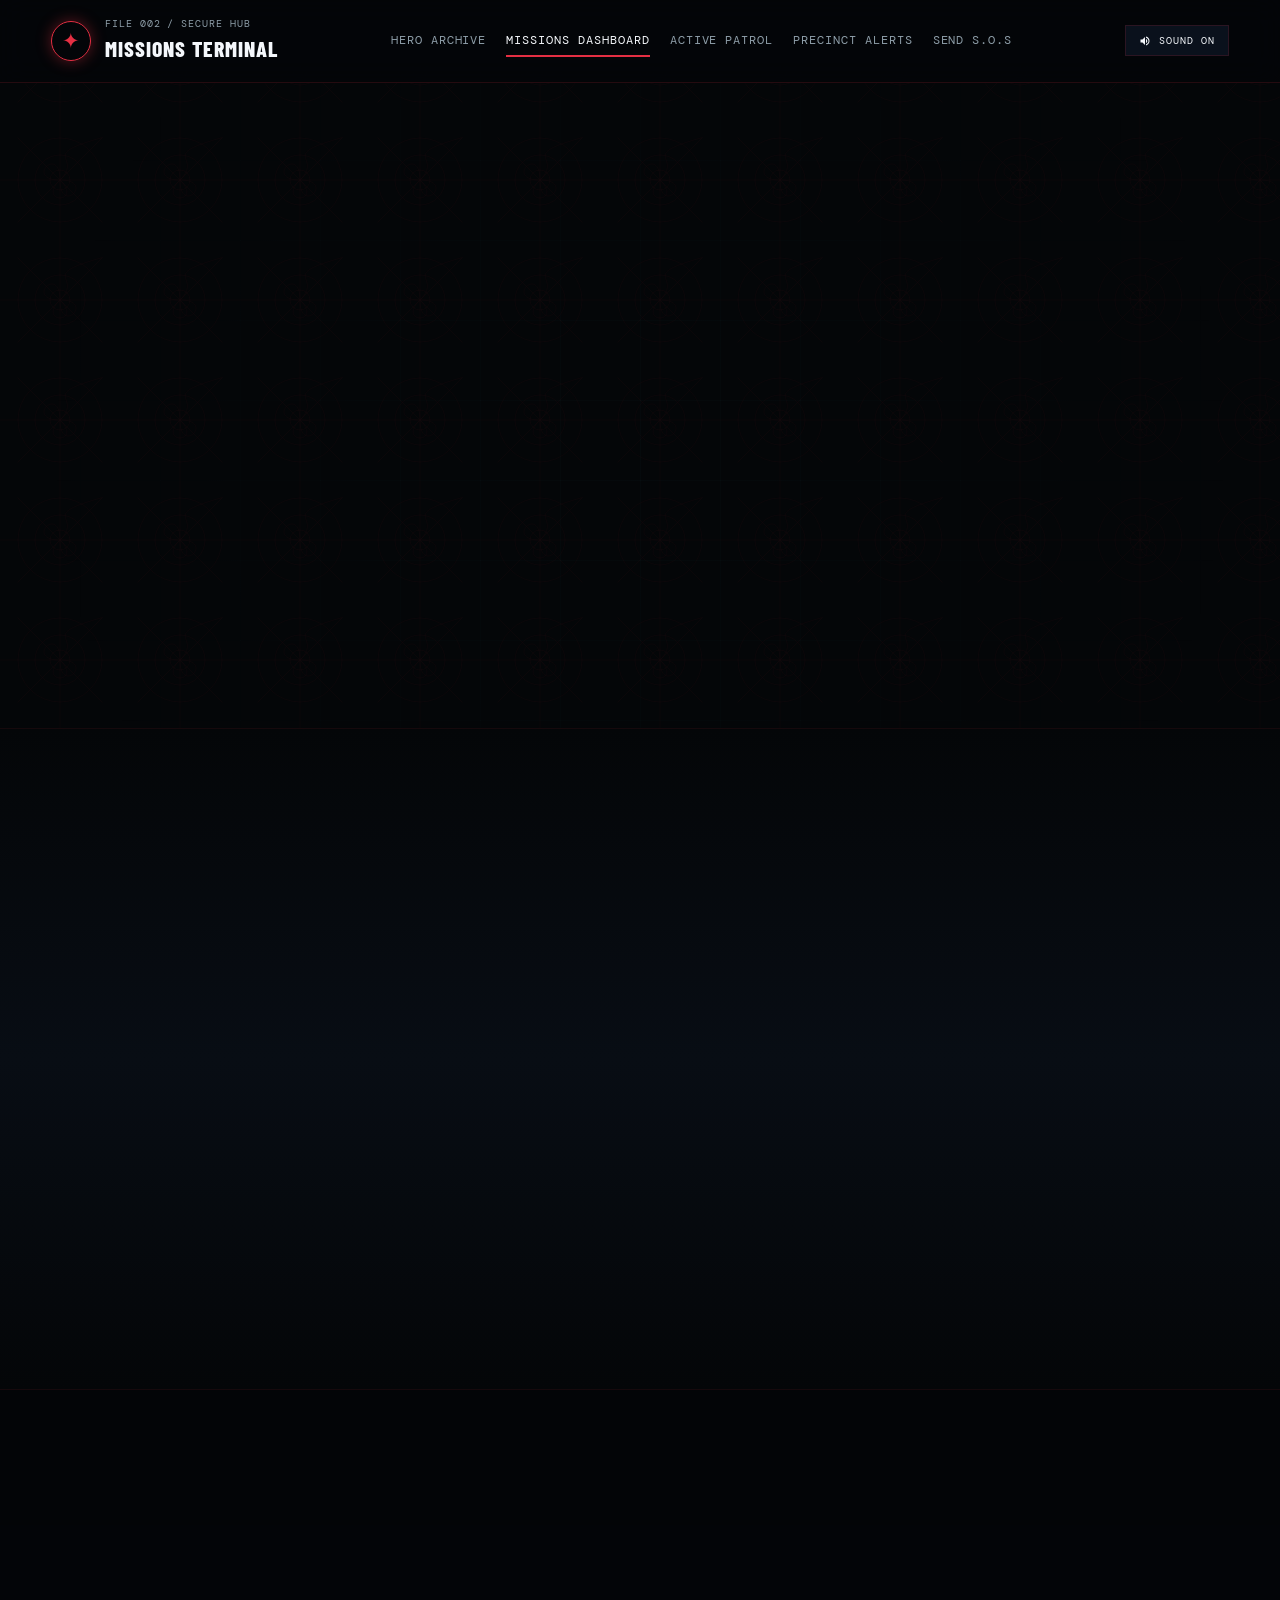
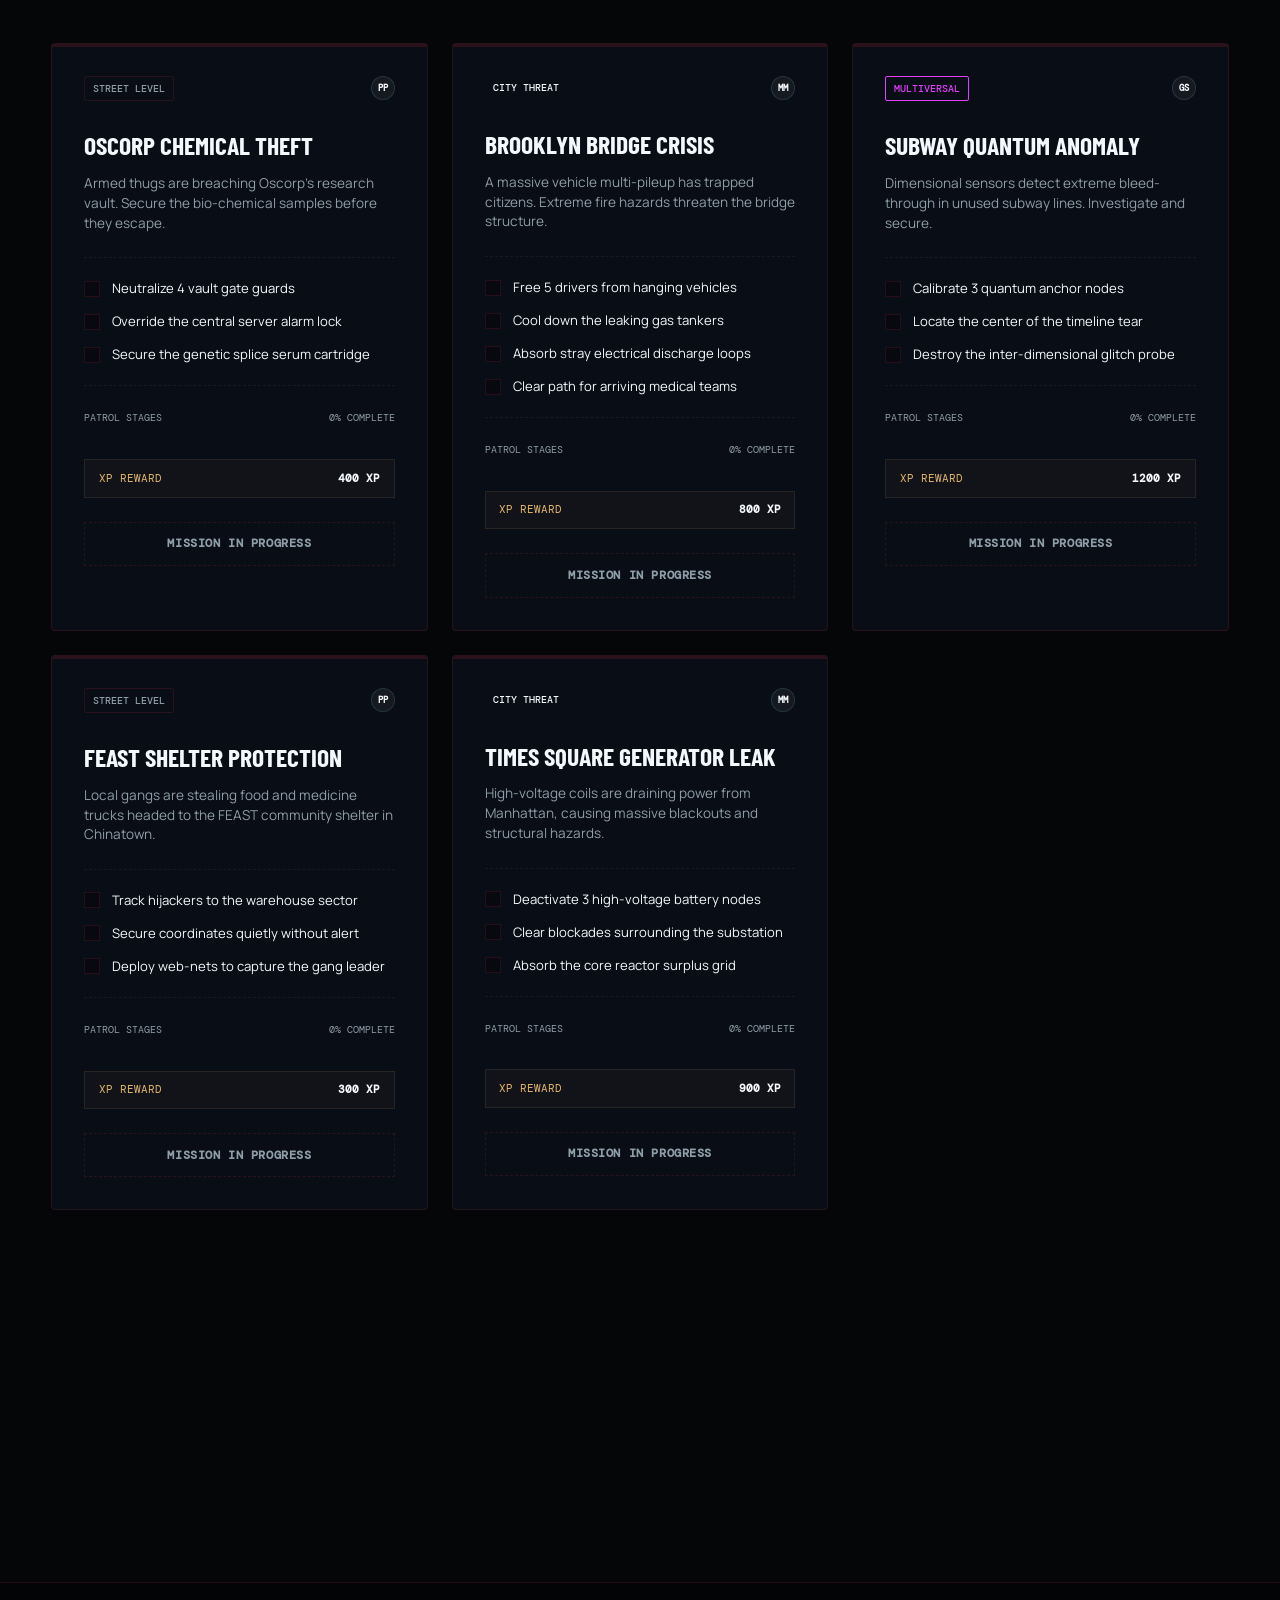
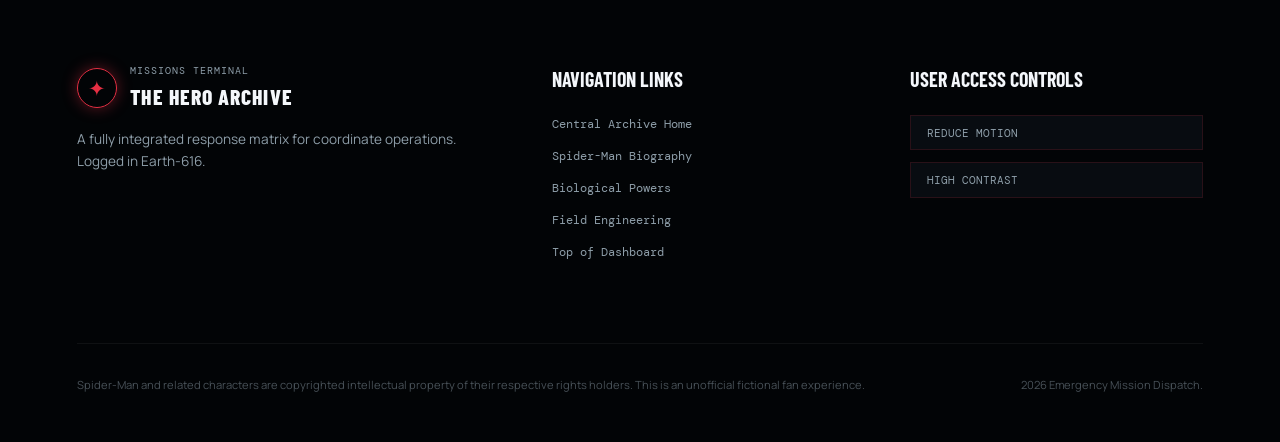
<file: spiderman-biography/missions.html>
<!DOCTYPE html>
<html lang="en">
  <head>
    <meta charset="UTF-8" />
    <meta name="viewport" content="width=device-width, initial-scale=1.0" />
    <meta name="description" content="Spider-Man Missions Hub. Track police scanner alerts, select active spider-heroes, complete objectives, and unlock suit rewards." />
    <title>SPIDER-MAN // MISSIONS HUB</title>
    <link rel="preconnect" href="https://fonts.googleapis.com" />
    <link rel="preconnect" href="https://fonts.gstatic.com" crossorigin />
    <link href="https://fonts.googleapis.com/css2?family=Barlow+Condensed:wght@500;600;700;800&family=DM+Mono:wght@400;500&family=Manrope:wght@400;500;600;700;800&display=swap" rel="stylesheet" />
    <link rel="stylesheet" href="style.css" />
    <link rel="stylesheet" href="missions.css" />
  </head>
  <body>
    <!-- 1. Themed Loading Screen -->
    <div class="loading-screen" id="loadingScreen" aria-live="polite">
      <svg class="loading-spider" viewBox="0 0 100 100">
        <path d="M50,15 L50,85 M20,50 L80,50 M30,30 L70,70 M30,70 L70,30 M50,30 C35,30 35,70 50,70 C65,70 65,30 50,30 Z M50,40 C43,40 43,60 50,60 C57,60 57,40 50,40 Z M30,30 C15,35 15,65 30,70 M70,30 C85,35 85,65 70,70" />
      </svg>
      <div class="loading-text">Booting Missions Terminal...</div>
    </div>

    <div class="ambient-grid" aria-hidden="true"></div>
    <div class="web-overlay" aria-hidden="true"></div>

    <!-- 2. Header Navigation -->
    <header class="site-header">
      <a class="brand" href="index.html" aria-label="Spider-Man hero archive home">
        <span class="brand-mark">✦</span>
        <span>
          <small>FILE 002 / SECURE HUB</small>
          <strong>MISSIONS TERMINAL</strong>
        </span>
      </a>
      
      <button class="menu-toggle" id="menuToggle" type="button" aria-expanded="false" aria-controls="mainNav">
        MENU
      </button>
      
      <nav id="mainNav" class="main-nav" aria-label="Primary navigation">
        <a href="index.html">Hero Archive</a>
        <a href="#dashboard" class="active">Missions Dashboard</a>
        <a href="#heroSelect">Active Patrol</a>
        <a href="#precinctAlerts">Precinct Alerts</a>
        <a href="index.html#contact">Send S.O.S</a>
      </nav>

      <!-- Dynamic Audio Controls (Synced with Home) -->
      <div class="sound-controls">
        <button id="soundToggle" class="sound-btn" type="button" aria-expanded="false" aria-controls="soundPanel" aria-label="Audio settings">
          <svg id="volumeIcon" viewBox="0 0 24 24">
            <path d="M16.5 12c0-1.77-1.02-3.29-2.5-4.03v8.05c1.48-.73 2.5-2.25 2.5-4.02zM19 12c0 3.28-2.16 6.07-5.14 7.06v2.02c4.09-1 7.14-4.66 7.14-9.08s-3.05-8.08-7.14-9.08v2.02c2.98.99 5.14 3.78 5.14 7.06zM3 9v6h4l5 5V4L7 9H3zm7 3.5v3.13l-2.74-2.74c-.2-.2-.46-.39-.76-.39H5v-3h1.5c.3 0 .56-.19.76-.39L10 8.37v4.13z"/>
          </svg>
          <span id="soundBtnText">Sound On</span>
        </button>
        
        <div class="sound-panel" id="soundPanel" hidden>
          <label>Master volume 
            <input id="masterVolume" type="range" min="0" max="100" value="35" aria-label="Master volume control"/>
          </label>
          <label>Interface effects 
            <input id="effectsVolume" type="range" min="0" max="100" value="80" aria-label="Interface effects volume"/>
          </label>
          <label class="switch-row">Mute all audio
            <input id="muteAudio" type="checkbox" aria-label="Mute all audio check"/>
          </label>
        </div>
      </div>
    </header>

    <main class="dashboard-main" id="dashboard">
      <!-- 3. Dashboard Welcome & Live Stats -->
      <section class="section terminal-intro">
        <div class="terminal-banner reveal">
          <div class="banner-badge">DISPATCH SCANNER ONLINE</div>
          <h1 class="terminal-title">EMERGENCY NET <span>NYC-616</span></h1>
          <p class="terminal-desc">
            Monitor real-time NYPD radio frequencies, isolate bio-chemical threats, and organize coordinate response vectors across boroughs.
          </p>
        </div>

        <!-- Dashboard Stats Cards -->
        <div class="dashboard-stats reveal">
          <div class="d-stat-card">
            <small>PATROL STATUS</small>
            <h3 id="statTotalCompleted">0 / 5</h3>
            <p>Missions Complete</p>
          </div>
          <div class="d-stat-card">
            <small>NYPD RADIO ALERTS</small>
            <h3 id="statActiveAlerts">3</h3>
            <p>Pending Threats</p>
          </div>
          <div class="d-stat-card">
            <small>XP REWARDS</small>
            <h3 id="statTotalXP">0</h3>
            <p>Total XP Claimed</p>
          </div>
          <div class="d-stat-card">
            <small>MULTIVERSE SCALE</small>
            <h3>1.2X</h3>
            <p>Threat Index Multiplier</p>
          </div>
        </div>
      </section>

      <!-- 4. Spider-Hero Selector Panel -->
      <section class="section dark-section" id="heroSelect">
        <div class="section-heading reveal">
          <p class="kicker">01 / TEAM DISPATCH</p>
          <h2>Assign <em>Spider-Hero</em></h2>
        </div>

        <div class="hero-selector-grid">
          <!-- Card 1: Tom Holland -->
          <article class="hero-selector-card active reveal" data-hero="peter" tabindex="0">
            <div class="hero-avatar avatar-peter"></div>
            <div class="hero-sel-info">
              <small>DESIGNATION: EARTH-199999 (MCU)</small>
              <h3>Tom Holland</h3>
              <p>Stark nanotech integration, multi-web shooters, tactical AI overlays, and cosmic experience.</p>
              <span class="active-badge">ACTIVE ON DUTY</span>
            </div>
          </article>

          <!-- Card 2: Tobey Maguire -->
          <article class="hero-selector-card reveal" data-hero="miles" tabindex="0">
            <div class="hero-avatar avatar-miles"></div>
            <div class="hero-sel-info">
              <small>DESIGNATION: EARTH-96283 (RAIMI)</small>
              <h3>Tobey Maguire</h3>
              <p>Organic spinneret webbing, extreme train-stopping durability, and decades of classic veteran solo combat.</p>
              <span class="active-badge">ASSIGN HERO</span>
            </div>
          </article>

          <!-- Card 3: Andrew Garfield -->
          <article class="hero-selector-card reveal" data-hero="gwen" tabindex="0">
            <div class="hero-avatar avatar-gwen"></div>
            <div class="hero-sel-info">
              <small>DESIGNATION: EARTH-120703 (WEBB)</small>
              <h3>Andrew Garfield</h3>
              <p>Hyper-kinetic acrobatics, bio-cable launchers, high-voltage battery dampeners, and investigative wit.</p>
              <span class="active-badge">ASSIGN HERO</span>
            </div>
          </article>
        </div>
      </section>

      <!-- 5. Webline Run Mini-Game -->
      <section class="section web-run-section" id="webRun">
        <div class="section-heading split-heading reveal">
          <div>
            <p class="kicker">02 / ROOFTOP TRANSIT</p>
            <h2>Webline <em>Run</em></h2>
          </div>
          <div class="web-run-stats" aria-live="polite">
            <span>BEACONS <b id="webRunScore">0</b></span>
            <span>DISTANCE <b id="webRunDistance">0M</b></span>
          </div>
        </div>

        <div class="web-run-console reveal">
          <div class="web-run-stage">
            <canvas id="webRunCanvas" aria-label="Spider-Man web-swinging game through an apartment skyline"></canvas>
            <div class="web-run-status" id="webRunStatus">READY FOR PATROL</div>
          </div>
          <div class="web-run-controls">
            <p>Hold the webline to rise. Release to dive through the apartment corridor and collect signal beacons.</p>
            <div class="web-run-actions">
              <button class="button button-red" id="webRunStart" type="button">Start Patrol <span>↗</span></button>
              <button class="button button-ghost" id="webRunWeb" type="button">Hold Webline <span>⌁</span></button>
            </div>
          </div>
        </div>
      </section>

      <!-- 5. Search, Filter & Missions Grid -->
      <section class="section" id="precinctAlerts">
        <div class="section-heading split-heading reveal">
          <div>
            <p class="kicker">02 / EMERGENCY BAND</p>
            <h2>Borough <em>Alerts</em></h2>
          </div>
          
          <div class="dashboard-controls">
            <!-- Difficulty Filters -->
            <div class="filter-row" role="group" aria-label="Filter missions by difficulty">
              <button class="filter-btn active" data-difficulty="all">All Levels</button>
              <button class="filter-btn" data-difficulty="street">Street Level</button>
              <button class="filter-btn" data-difficulty="city">City Threat</button>
              <button class="filter-btn" data-difficulty="multiverse">Multiversal</button>
            </div>
          </div>
        </div>

        <div class="dashboard-search-row reveal">
          <label class="search-box">
            <svg viewBox="0 0 24 24"><path d="M15.5 14h-.79l-.28-.27C15.41 12.59 16 11.11 16 9.5 16 5.91 13.09 3 9.5 3S3 5.91 3 9.5 5.91 16 9.5 16c1.61 0 3.09-.59 4.23-1.57l.27.28v.79l5 4.99L20.49 19l-4.99-5zm-6 0C7.01 14 5 11.99 5 9.5S7.01 5 9.5 5 14 7.01 14 9.5 11.99 14 9.5 14z"/></svg>
            <input id="missionSearch" type="search" placeholder="Filter alerts by key words (e.g. oscorp, bridge, shelter)" aria-label="Search missions database" />
          </label>
          
          <div class="status-filters">
            <button class="status-btn active" data-status="all">All Alerts</button>
            <button class="status-btn" data-status="active">Active</button>
            <button class="status-btn" data-status="completed">Completed</button>
          </div>
        </div>

        <!-- Dynamic Missions Grid -->
        <div class="missions-dashboard-grid" id="missionsGrid">
          <!-- Dynamic rendering via missions.js -->
        </div>

        <div class="back-home-cta-box reveal">
          <p>Task complete? Re-route logs to the central database archive.</p>
          <a href="index.html" class="button button-ghost">
            <span>←</span> Back to Central Archive
          </a>
        </div>
      </section>
    </main>

    <!-- 6. Footer -->
    <footer class="site-footer">
      <div>
        <a class="brand" href="index.html">
          <span class="brand-mark">✦</span>
          <span>
            <small>MISSIONS TERMINAL</small>
            <strong>THE HERO ARCHIVE</strong>
          </span>
        </a>
        <p>A fully integrated response matrix for coordinate operations. Logged in Earth-616.</p>
      </div>
      
      <div class="footer-links">
        <h4>Navigation Links</h4>
        <a href="index.html#home">Central Archive Home</a>
        <a href="index.html#biography">Spider-Man Biography</a>
        <a href="index.html#powers">Biological Powers</a>
        <a href="index.html#technology">Field Engineering</a>
        <a href="#dashboard">Top of Dashboard</a>
      </div>
      
      <div class="footer-controls">
        <h4>User Access controls</h4>
        <button id="motionToggle" type="button">Reduce motion</button>
        <button id="contrastToggle" type="button">High contrast</button>
      </div>
      
      <p class="legal">
        <span>Spider-Man and related characters are copyrighted intellectual property of their respective rights holders. This is an unofficial fictional fan experience.</span>
        <span>2026 Emergency Mission Dispatch.</span>
      </p>
    </footer>

    <!-- Scripts -->
    <script src="shared-audio.js"></script>
    <script src="missions.js"></script>
  </body>
</html>
</file>
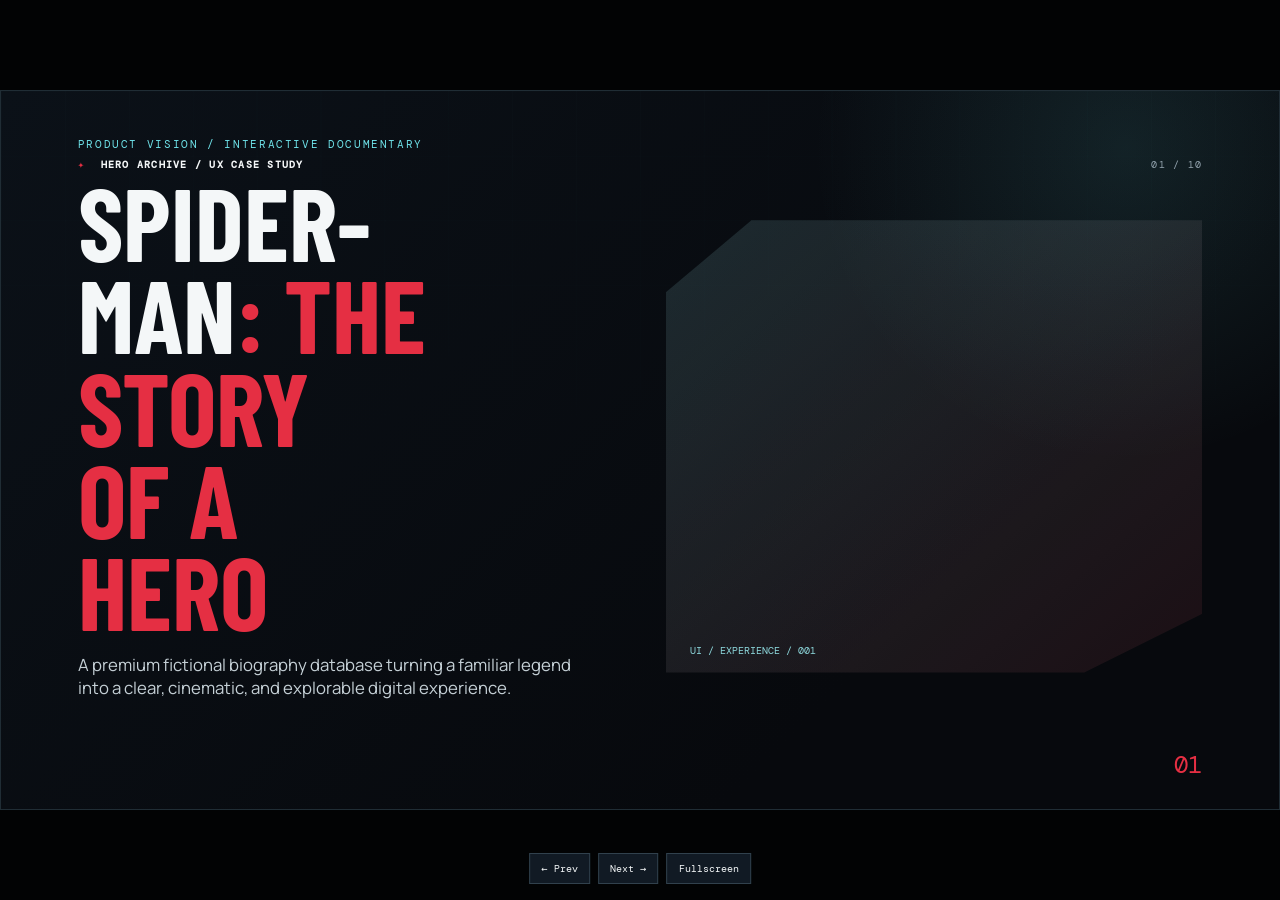
<file: spiderman-biography/presentation.html>
<!doctype html>
<html lang="en">
<head>
<meta charset="utf-8"><meta name="viewport" content="width=device-width,initial-scale=1"><title>Spider-Man // UX Architecture</title>
<style>
@import url('https://fonts.googleapis.com/css2?family=Barlow+Condensed:wght@500;600;700;800&family=DM+Mono:wght@400;500&family=Manrope:wght@400;600;700;800&display=swap');
:root{--ink:#07090d;--panel:#111a24;--line:#31414d;--paper:#f4f7f8;--muted:#94a4af;--red:#e52f43;--cyan:#6ee1e8;--gold:#e4b76e}*{box-sizing:border-box}html,body{margin:0;background:#020304;color:var(--paper);font-family:Manrope,sans-serif}body{overflow:hidden}.deck{height:100vh;display:grid;place-items:center}.slide{display:none;width:min(100vw,177.78vh);height:min(56.25vw,100vh);padding:5.2% 6%;position:relative;overflow:hidden;background:radial-gradient(circle at 88% 8%,rgba(110,225,232,.11),transparent 24%),linear-gradient(135deg,#0b1118,#07090d 72%);border:1px solid #202d35}.slide.active{display:block}.slide:after{content:'';position:absolute;inset:0;pointer-events:none;opacity:.12;background-image:linear-gradient(rgba(110,225,232,.1) 1px,transparent 1px),linear-gradient(90deg,rgba(110,225,232,.1) 1px,transparent 1px);background-size:5% 9%;mask-image:linear-gradient(to bottom,black,transparent 70%)}header{position:relative;z-index:1;display:flex;justify-content:space-between;align-items:center;color:var(--muted);font:.65rem 'DM Mono',monospace;letter-spacing:.12em;text-transform:uppercase}.brand{color:var(--paper);font-weight:700}.brand b{color:var(--red);margin-right:.5rem}.kicker{color:var(--cyan);font: .68rem 'DM Mono',monospace;letter-spacing:.15em;text-transform:uppercase;margin:0 0 1.5rem}h1,h2,h3{font-family:'Barlow Condensed',sans-serif;text-transform:uppercase;line-height:.9;margin:0}h1{font-size:clamp(3.8rem,8vw,8rem);max-width:8ch}h1 span,h2 em{color:var(--red);font-style:normal}h2{font-size:clamp(3rem,6vw,6rem)}h3{font-size:1.5rem}.lead{color:#c5d0d6;max-width:52ch;font-size:1.05rem}.hero-title{position:absolute;left:6%;bottom:13%;z-index:1}.hero-art{position:absolute;right:6%;top:18%;width:42%;height:63%;background:linear-gradient(140deg,rgba(110,225,232,.15),rgba(229,47,67,.12)),url('https://images.unsplash.com/photo-1485871981521-5b1fd3805eee?auto=format&fit=crop&w=1500&q=80') center/cover;filter:saturate(.65);clip-path:polygon(16% 0,100% 0,100% 87%,78% 100%,0 100%,0 16%)}.hero-art:after{content:'UI / EXPERIENCE / 001';position:absolute;inset:auto 1.5rem 1rem;color:var(--cyan);font: .65rem 'DM Mono',monospace}.slide-num{position:absolute;right:6%;bottom:4%;color:var(--red);font:1.5rem 'DM Mono',monospace}.grid{position:relative;z-index:1;display:grid;gap:1rem}.two{grid-template-columns:1fr 1fr}.three{grid-template-columns:repeat(3,1fr)}.four{grid-template-columns:repeat(4,1fr)}.five{grid-template-columns:repeat(5,1fr)}.content{margin-top:3rem}.panel{border:1px solid var(--line);background:rgba(17,26,36,.82);padding:1.2rem;min-height:120px}.panel small,.tag{font:.62rem 'DM Mono',monospace;text-transform:uppercase;letter-spacing:.1em;color:var(--cyan)}.panel p{font-size:.78rem;color:var(--muted);margin:.6rem 0 0}.persona strong{display:block;margin:.8rem 0 .2rem;font:1.5rem 'Barlow Condensed',sans-serif;text-transform:uppercase}.persona:before{content:'01';color:var(--red);font:1rem 'DM Mono',monospace}.persona:nth-child(2):before{content:'02'}.persona:nth-child(3):before{content:'03'}.persona:nth-child(4):before{content:'04'}.persona:nth-child(5):before{content:'05'}.node{border:1px solid var(--cyan);padding:.8rem;text-align:center;font: .72rem 'DM Mono',monospace;color:var(--cyan);background:rgba(110,225,232,.06)}.node.red{border-color:var(--red);color:var(--paper);background:rgba(229,47,67,.18)}.arrow{text-align:center;color:var(--red);font-size:1.4rem}.sitemap{display:grid;grid-template-columns:1fr 1.5fr 1fr;align-items:center;gap:1rem}.sitemap .center{display:grid;gap:.55rem}.flow{display:flex;align-items:center;justify-content:space-between;gap:.5rem;margin-top:4rem}.flow .node{flex:1;min-height:70px;display:grid;place-items:center}.flow i{color:var(--red);font-style:normal}.wire{border:1px solid var(--line);background:#080d12;padding:1rem;min-height:270px}.wire-bar{height:14px;background:var(--red);width:38%;margin-bottom:1rem}.wire-line{height:8px;background:#293640;margin:.6rem 0;width:70%}.wire-line.short{width:40%}.wire-box{border:1px dashed var(--cyan);height:85px;margin:1rem 0}.annotation{display:flex;gap:.6rem;align-items:flex-start;color:var(--muted);font-size:.72rem}.annotation b{color:var(--red);font: .7rem 'DM Mono',monospace}.timeline{border-left:2px solid var(--red);margin:3rem 0 0 5%;padding-left:3rem}.timeline .event{position:relative;margin-bottom:1.25rem}.timeline .event:before{content:'';position:absolute;left:-3.45rem;top:.25rem;width:10px;height:10px;border-radius:50%;background:var(--cyan)}.event b{color:var(--red);font:1.2rem 'Barlow Condensed',sans-serif}.event span{display:block;color:var(--muted);font-size:.75rem}.spec{display:grid;grid-template-columns:1fr auto;gap:.5rem;border-bottom:1px solid var(--line);padding:.7rem 0}.spec b{color:var(--cyan);font: .7rem 'DM Mono',monospace}.bar{grid-column:1/-1;height:5px;background:#26343d}.bar i{display:block;height:100%;background:linear-gradient(90deg,var(--red),var(--cyan));width:var(--w)}.tag{display:inline-block;border:1px solid var(--line);padding:.3rem .5rem;margin:.2rem}.card{border-top:3px solid var(--red);padding:1rem;background:var(--panel);min-height:145px}.card p{font-size:.75rem;color:var(--muted)}.swatches{display:flex;gap:.7rem;margin:1rem 0}.swatches i{width:42px;height:42px;border-radius:50%;display:block}.swatches i:nth-child(1){background:#07090d}.swatches i:nth-child(2){background:#0d141d}.swatches i:nth-child(3){background:#e52f43}.swatches i:nth-child(4){background:#f4f7f8}.swatches i:nth-child(5){background:#6ee1e8}.nav-demo{display:flex;justify-content:space-between;align-items:center;border-bottom:1px solid var(--line);padding:.7rem;font-size:.62rem}.nav-demo span{color:var(--cyan)}.nav-demo b{background:var(--red);padding:.3rem .5rem}.responsive{display:grid;grid-template-columns:1.3fr 1fr 1fr;gap:1rem;align-items:end}.device{border:1px solid var(--line);background:#0a1016;padding:.7rem}.device.desktop{height:230px}.device.tablet{height:185px}.device.mobile{height:250px;width:70%;justify-self:center}.device .mini{height:30px;background:var(--red);margin-bottom:.6rem}.device p{height:8px;background:#35434c;margin:.5rem 0}.device p.short{width:60%}.footer-note{position:absolute;bottom:4%;left:6%;color:var(--muted);font-size:.68rem}.controls{position:fixed;bottom:1rem;left:50%;transform:translateX(-50%);z-index:4;display:flex;gap:.5rem}.controls button{background:#111a24;border:1px solid var(--line);color:var(--paper);padding:.5rem .7rem;font:.65rem 'DM Mono',monospace}.controls button:hover{border-color:var(--cyan)}@media(max-width:700px){.slide{padding:8% 7%;height:100vh;width:100vw;overflow:auto}.hero-art{opacity:.35;width:78%;height:50%;right:0}.hero-title{bottom:14%}.content{margin-top:1.5rem}.two,.three,.four,.five,.sitemap,.responsive{grid-template-columns:1fr}.flow{display:grid;grid-template-columns:1fr;gap:.3rem;margin-top:1.5rem}.flow i{transform:rotate(90deg)}.panel{min-height:0}.timeline{margin-top:1rem}.slide h2{font-size:3.4rem}.controls{bottom:.5rem}.site-footer{display:none}}@media(prefers-reduced-motion:reduce){*{scroll-behavior:auto!important}}
</style></head>
<body><div class="deck">
<section class="slide active"><header><span class="brand"><b>✦</b> HERO ARCHIVE / UX CASE STUDY</span><span>01 / 10</span></header><div class="hero-art"></div><div class="hero-title"><p class="kicker">Product vision / interactive documentary</p><h1>Spider-Man<span>: the story<br>of a hero</span></h1><p class="lead">A premium fictional biography database turning a familiar legend into a clear, cinematic, and explorable digital experience.</p></div><span class="slide-num">01</span></section>
<section class="slide"><header><span class="brand">02 / PROJECT GOALS</span><span>UX / UI ARCHITECTURE</span></header><div class="content"><p class="kicker">User needs / audience signals</p><h2>Make the <em>myth</em><br>easy to enter.</h2><div class="grid five" style="margin-top:3rem"><div class="panel persona"><strong>Casual fan</strong><p>Wants a quick, visual orientation.</p></div><div class="panel persona"><strong>Comic reader</strong><p>Needs continuity, universes, and cross-links.</p></div><div class="panel persona"><strong>Student</strong><p>Needs structured biography and readable facts.</p></div><div class="panel persona"><strong>Visual explorer</strong><p>Follows mood, motion, and interactive detail.</p></div><div class="panel persona"><strong>Developer</strong><p>Needs a predictable, accessible content model.</p></div></div></div><span class="footer-note">Goals: educate · orient · reward curiosity · stay fast · stay accessible</span><span class="slide-num">02</span></section>
<section class="slide"><header><span class="brand">03 / INFORMATION ARCHITECTURE</span><span>CONTENT MODEL / CROSS-LINKS</span></header><div class="content"><p class="kicker">Sitemap / primary navigation</p><h2>One archive.<br><em>Many routes.</em></h2><div class="sitemap" style="margin-top:2.8rem"><div class="grid"><div class="node red">HOME / HERO</div><div class="node">ABOUT + CREDITS</div></div><div class="center"><div class="node red">INTERACTIVE DATABASE</div><div class="grid three"><div class="node">Biography</div><div class="node">Powers</div><div class="node">Technology</div><div class="node">Allies</div><div class="node">Villains</div><div class="node">Universes</div></div></div><div class="grid"><div class="node">Storylines</div><div class="node">Timeline</div><div class="node">Search + Filter</div></div></div><p class="lead" style="margin-top:2rem">Every record can point to a related power, suit, character, storyline, or universe. Search is a global doorway; navigation is a stable compass.</p></div><span class="slide-num">03</span></section>
<section class="slide"><header><span class="brand">04 / USER JOURNEY</span><span>FLOW / DECISION POINTS</span></header><div class="content"><p class="kicker">Discovery path / intended behavior</p><h2>From <em>signal</em><br>to story.</h2><div class="flow"><div class="node red">01<br>Land on hero</div><i>→</i><div class="node">02<br>Choose a path</div><i>→</i><div class="node">03<br>Open record</div><i>→</i><div class="node">04<br>Compare / filter</div><i>→</i><div class="node">05<br>Return to timeline</div></div><div class="grid three" style="margin-top:3rem"><div class="panel"><small>Decision</small><h3>Curiosity or intent?</h3><p>Primary CTAs split the emotional hero from task-oriented exploration.</p></div><div class="panel"><small>Interaction</small><h3>Tap to deepen</h3><p>Cards expand in place so context is never lost.</p></div><div class="panel"><small>Recovery</small><h3>Always know where you are</h3><p>Sticky navigation, anchors, progress, and a back-to-timeline route.</p></div></div></div><span class="slide-num">04</span></section>
<section class="slide"><header><span class="brand">05 / HOMEPAGE UX</span><span>WIREFRAME / SCROLL LOGIC</span></header><div class="content"><p class="kicker">Annotated page architecture</p><h2>The homepage is<br>the <em>first swing.</em></h2><div class="grid two" style="margin-top:2rem"><div class="wire"><div class="nav-demo"><b>✦ ARCHIVE</b><span>Biography · Powers · Technology · Database</span></div><div class="wire-box"></div><div class="wire-line"></div><div class="wire-line short"></div><div class="grid three"><div class="wire-box"></div><div class="wire-box"></div><div class="wire-box"></div></div></div><div class="grid"><div class="annotation"><b>01</b><span>Sticky nav: orientation and jump links.</span></div><div class="annotation"><b>02</b><span>Full-screen hero: atmosphere, title, primary CTA.</span></div><div class="annotation"><b>03</b><span>Biography, powers, suit, people, threats, and timeline previews.</span></div><div class="annotation"><b>04</b><span>Footer: credits, controls, social routes, rights notice.</span></div></div></div></div><span class="slide-num">05</span></section>
<section class="slide"><header><span class="brand">06 / BIOGRAPHY + TIMELINE</span><span>PROGRESSIVE DISCLOSURE</span></header><div class="content"><div class="grid two"><div><p class="kicker">Chapter model</p><h2>A life<br>in <em>chapters.</em></h2><p class="lead">The timeline converts dense origin material into a sequence that can be scanned, entered, and revisited without losing the emotional arc.</p><div class="grid two" style="margin-top:2rem"><div class="card"><small>Persistent</small><h3>Progress marker</h3><p>Shows the current chapter and gives a direct return route.</p></div><div class="card"><small>Animated</small><h3>Scroll reveal</h3><p>Motion confirms hierarchy; reduced motion becomes an instant state change.</p></div></div></div><div class="timeline"><div class="event"><b>CHILDHOOD</b><span>Queens / family / scientific curiosity</span></div><div class="event"><b>THE BITE</b><span>Transformation / new capability</span></div><div class="event"><b>UNCLE BEN</b><span>Loss / principle / responsibility</span></div><div class="event"><b>THE MASK</b><span>Choice / public symbol / city</span></div><div class="event"><b>LEGACY</b><span>Alternate lives / an expanding web</span></div></div></div></div><span class="slide-num">06</span></section>
<section class="slide"><header><span class="brand">07 / POWERS + EQUIPMENT</span><span>SPECIFICATIONS / RELATIONSHIPS</span></header><div class="content"><p class="kicker">Data visualization / fictional in-universe values</p><h2>The system is<br><em>body plus tool.</em></h2><div class="grid two" style="margin-top:2.5rem"><div class="panel"><h3>Power card anatomy</h3><div class="spec"><span>Agility</span><b>97 / 100</b><div class="bar"><i style="--w:97%"></i></div></div><div class="spec"><span>Spider-sense</span><b>98 / 100</b><div class="bar"><i style="--w:98%"></i></div></div><div class="spec"><span>Scientific intelligence</span><b>94 / 100</b><div class="bar"><i style="--w:94%"></i></div></div><span class="tag">fictional value</span><span class="tag">tooltip ready</span></div><div class="panel"><h3>Equipment link</h3><p>Every power record can open its related equipment panel.</p><div class="grid three" style="margin-top:1.5rem"><div class="card"><small>POWER</small><h3>Reflexes</h3></div><div class="arrow">↔</div><div class="card"><small>TOOL</small><h3>Advanced lenses</h3></div></div><p>Expandable data panels explain web-shooters, tracers, lenses, suit material, range, adhesion, and durability as fictional specifications.</p></div></div></div><span class="slide-num">07</span></section>
<section class="slide"><header><span class="brand">08 / CHARACTER DATABASE</span><span>SEARCH / FILTER / PROFILE</span></header><div class="content"><p class="kicker">Allies, villains, and alternate identities</p><h2>Search the<br><em>living network.</em></h2><div class="database-tools" style="display:flex;gap:.5rem;margin:2rem 0"><div class="node" style="flex:1;text-align:left">⌕ Search name, universe, ability...</div><span class="tag">Heroes</span><span class="tag">Villains</span><span class="tag">Universe</span></div><div class="grid four"><div class="card"><small>ALLY / EARTH-616</small><h3>Aunt May</h3><p>Role, relationship, short description, view profile.</p></div><div class="card"><small>THREAT / SCIENCE</small><h3>Green Goblin</h3><p>Ability tags, motivation, connection to Peter.</p></div><div class="card"><small>SPIDER-HERO / EARTH-1610</small><h3>Miles Morales</h3><p>Expandable biography and related characters.</p></div><div class="card"><small>PROFILE VIEW</small><h3>Cross-link</h3><p>Abilities · relationships · storylines · universe.</p></div></div></div><span class="slide-num">08</span></section>
<section class="slide"><header><span class="brand">09 / DESIGN SYSTEM</span><span>VISUAL + MOTION LANGUAGE</span></header><div class="content"><p class="kicker">A controlled cinematic vocabulary</p><h2>Clarity with<br><em>voltage.</em></h2><div class="grid two" style="margin-top:2rem"><div class="panel"><h3>Visual tokens</h3><div class="swatches"><i></i><i></i><i></i><i></i><i></i></div><p>Charcoal and midnight blue create depth. Crimson marks action. Cyan signals system status. White protects readability.</p><div class="nav-demo" style="margin-top:1rem"><b>ACTIVE</b><span>Hover / focus / selected</span><b>↗</b></div></div><div class="panel"><h3>Interaction principles</h3><div class="spec"><span>Reveal</span><b>0.7s</b></div><div class="spec"><span>Parallax</span><b>subtle</b></div><div class="spec"><span>Modal</span><b>contextual</b></div><div class="spec"><span>Focus</span><b>visible</b></div><p>Keyboard paths, alt text, semantic landmarks, readable type, strong contrast, and a reduced-motion alternative are first-class states.</p></div></div></div><span class="slide-num">09</span></section>
<section class="slide"><header><span class="brand">10 / RESPONSIVE ARCHITECTURE</span><span>SHIP / MEASURE / EVOLVE</span></header><div class="content"><p class="kicker">One system / three compositions</p><h2>Designed for<br><em>every viewport.</em></h2><div class="responsive" style="margin-top:2rem"><div class="device desktop"><div class="mini"></div><p></p><p class="short"></p><div class="grid three"><p></p><p></p><p></p></div></div><div class="device tablet"><div class="mini"></div><p></p><p></p><div class="grid two"><p></p><p></p></div></div><div class="device mobile"><div class="mini"></div><p></p><p class="short"></p><p></p><p></p><p></p></div></div><div class="grid three" style="margin-top:2rem"><div class="panel"><small>Desktop</small><p>Expanded nav, multi-column database, cinematic hero composition.</p></div><div class="panel"><small>Tablet</small><p>Condensed navigation, two-column records, preserved hierarchy.</p></div><div class="panel"><small>Mobile</small><p>Menu drawer, single-column cards, vertical timeline, touch-friendly filters.</p></div></div></div><div class="footer-note">Next: prototype · test keyboard journeys · validate image performance · hand off tokens</div><span class="slide-num">10</span></section>
</div><div class="controls"><button id="prev" type="button">← Prev</button><button id="next" type="button">Next →</button><button id="full" type="button">Fullscreen</button></div>
<script>const slides=[...document.querySelectorAll('.slide')];let current=0;function show(index){current=(index+slides.length)%slides.length;slides.forEach((slide,i)=>slide.classList.toggle('active',i===current));document.title=`${String(current+1).padStart(2,'0')} / Spider-Man UX Architecture`};document.querySelector('#prev').onclick=()=>show(current-1);document.querySelector('#next').onclick=()=>show(current+1);document.querySelector('#full').onclick=()=>document.documentElement.requestFullscreen?.();document.addEventListener('keydown',(event)=>{if(['ArrowRight','PageDown',' '].includes(event.key)){event.preventDefault();show(current+1)}if(['ArrowLeft','PageUp'].includes(event.key)){event.preventDefault();show(current-1)}if(event.key==='Home')show(0);if(event.key==='End')show(slides.length-1)});let startX=0;document.addEventListener('touchstart',(event)=>{startX=event.changedTouches[0].screenX},{passive:true});document.addEventListener('touchend',(event)=>{const delta=event.changedTouches[0].screenX-startX;if(Math.abs(delta)>50)show(current+(delta<0?1:-1))},{passive:true});</script></body></html>
</file>
<file: spiderman-biography/style.css>
/* ==========================================================================
   SPIDER-MAN: THREE HEROES, THREE UNIVERSES, ONE RESPONSIBILITY
   Cinematic Multiverse Dossier Stylesheet
   ========================================================================== */

@import url('https://fonts.googleapis.com/css2?family=Barlow+Condensed:wght@500;600;700;800&family=DM+Mono:wght@400;500&family=Manrope:wght@400;500;600;700;800&display=swap');

:root {
  /* Global Cinematic Tokens */
  --ink: #040608;
  --night: #090e15;
  --navy: #0d1726;
  --panel: rgba(11, 16, 24, 0.85);
  --paper: #f4f7fb;
  --muted: #8e9ea9;
  --line: rgba(229, 47, 67, 0.15);
  --line-glow: rgba(110, 225, 232, 0.15);
  --gold: #e4b76e;

  /* 1. Tom Holland Theme Tokens (MCU / Earth-199999) */
  --holland-red: #e52f43;
  --holland-cyan: #00e5ff;
  --holland-blue: #1565c0;
  --holland-glow: rgba(0, 229, 255, 0.35);
  --holland-bg: rgba(0, 229, 255, 0.04);

  /* 2. Tobey Maguire Theme Tokens (Raimi / Earth-96283) */
  --maguire-red: #b71c1c;
  --maguire-gold: #ffb300;
  --maguire-blue: #0d47a1;
  --maguire-glow: rgba(255, 179, 0, 0.35);
  --maguire-bg: rgba(255, 179, 0, 0.04);

  /* 3. Andrew Garfield Theme Tokens (Webb / Earth-120703) */
  --garfield-red: #d32f2f;
  --garfield-neon: #2979ff;
  --garfield-dark: #121820;
  --garfield-glow: rgba(41, 121, 255, 0.35);
  --garfield-bg: rgba(41, 121, 255, 0.04);

  --max-width: 1320px;
  --transition-fast: 0.2s cubic-bezier(0.4, 0, 0.2, 1);
  --transition-normal: 0.4s cubic-bezier(0.4, 0, 0.2, 1);
  --transition-slow: 0.7s cubic-bezier(0.4, 0, 0.2, 1);
}

/* ==========================================================================
   1. Base & Global Resets
   ========================================================================== */

* {
  box-sizing: border-box;
  margin: 0;
  padding: 0;
}

html {
  scroll-behavior: smooth;
  scrollbar-color: var(--holland-red) var(--ink);
  scrollbar-width: thin;
}

body {
  background-color: var(--ink);
  color: var(--paper);
  font-family: 'Manrope', sans-serif;
  line-height: 1.6;
  overflow-x: hidden;
  position: relative;
}

a {
  color: inherit;
  text-decoration: none;
  transition: color var(--transition-fast);
}

button, input, textarea, select {
  font-family: inherit;
  background: transparent;
  color: inherit;
  border: none;
}

button {
  cursor: pointer;
}

/* Top Reading Progress Bar */
#readingProgress {
  position: fixed;
  top: 0;
  left: 0;
  height: 3.5px;
  background: linear-gradient(90deg, var(--holland-cyan), var(--maguire-gold), var(--garfield-neon));
  z-index: 10000;
  width: 0%;
  box-shadow: 0 0 10px rgba(0, 229, 255, 0.6);
  transition: width 0.1s ease-out;
}

/* Focus States for Keyboard Accessibility */
button:focus-visible,
a:focus-visible,
input:focus-visible,
textarea:focus-visible,
div[tabindex="0"]:focus-visible {
  outline: 2px solid var(--holland-cyan);
  outline-offset: 4px;
  box-shadow: 0 0 14px var(--holland-glow);
}

/* Background Layers */
.web-overlay {
  position: fixed;
  inset: 0;
  z-index: -1;
  opacity: 0.07;
  pointer-events: none;
  background-image: url("data:image/svg+xml,%3Csvg xmlns='http://www.w3.org/2000/svg' width='120' height='120' viewBox='0 0 120 120'%3E%3Cpath d='M60 0 L60 120 M0 60 L120 60 M17.5 17.5 L102.5 102.5 M17.5 102.5 L102.5 17.5 C 36 36, 84 36, 60 60 C 36 84, 84 84, 60 60 C 60 24, 24 60, 60 60 C 96 60, 60 96, 60 60' stroke='%23e52f43' stroke-width='0.5' fill='none'/%3E%3Ccircle cx='60' cy='60' r='10' stroke='%23e52f43' stroke-width='0.5' fill='none'/%3E%3Ccircle cx='60' cy='60' r='25' stroke='%23e52f43' stroke-width='0.5' fill='none'/%3E%3Ccircle cx='60' cy='60' r='42' stroke='%23e52f43' stroke-width='0.5' fill='none'/%3E%3C/svg%3E");
}

.ambient-grid {
  position: fixed;
  inset: 0;
  z-index: -2;
  opacity: 0.15;
  background-image: 
    linear-gradient(var(--line-glow) 1px, transparent 1px),
    linear-gradient(90deg, var(--line-glow) 1px, transparent 1px);
  background-size: 80px 80px;
  mask-image: radial-gradient(circle at 50% 50%, black, transparent 90%);
}

/* Loading Screen */
.loading-screen {
  position: fixed;
  inset: 0;
  background: var(--ink);
  z-index: 9999;
  display: flex;
  flex-direction: column;
  align-items: center;
  justify-content: center;
  transition: opacity var(--transition-slow) ease, visibility var(--transition-slow);
}

.loading-screen.fade-out {
  opacity: 0;
  visibility: hidden;
}

.loading-spider {
  width: 90px;
  height: 90px;
  margin-bottom: 2rem;
}

.loading-spider path {
  fill: none;
  stroke: var(--holland-red);
  stroke-width: 2;
  stroke-linecap: round;
  stroke-linejoin: round;
  stroke-dasharray: 400;
  stroke-dashoffset: 400;
  animation: drawSpider 3s ease-in-out infinite alternate;
}

.loading-text {
  font-family: 'DM Mono', monospace;
  font-size: 0.8rem;
  letter-spacing: 0.25em;
  color: var(--holland-cyan);
  text-transform: uppercase;
  text-shadow: 0 0 8px var(--holland-glow);
  animation: pulseText 1.5s ease-in-out infinite alternate;
}

/* ==========================================================================
   2. Header & Navigation
   ========================================================================== */

.site-header {
  position: fixed;
  z-index: 100;
  top: 0;
  left: 0;
  right: 0;
  display: flex;
  align-items: center;
  justify-content: space-between;
  gap: 1.5rem;
  padding: 1rem 4vw;
  background: rgba(4, 6, 8, 0.88);
  border-bottom: 1px solid var(--line);
  backdrop-filter: blur(14px);
  -webkit-backdrop-filter: blur(14px);
  transition: transform var(--transition-normal);
}

.brand {
  display: flex;
  align-items: center;
  gap: 0.85rem;
}

.brand-mark {
  display: grid;
  place-items: center;
  width: 40px;
  height: 40px;
  border: 1px solid var(--holland-red);
  border-radius: 50%;
  color: var(--holland-red);
  font-size: 1.3rem;
  box-shadow: 0 0 15px rgba(229, 47, 67, 0.4);
  transition: transform var(--transition-normal);
}

.brand:hover .brand-mark {
  transform: rotate(180deg) scale(1.05);
}

.brand small {
  display: block;
  font-family: 'DM Mono', monospace;
  font-size: 0.6rem;
  letter-spacing: 0.1em;
  color: var(--muted);
  text-transform: uppercase;
}

.brand strong {
  display: block;
  font-family: 'Barlow Condensed', sans-serif;
  font-size: 1.35rem;
  font-weight: 800;
  letter-spacing: 0.05em;
  text-transform: uppercase;
}

.main-nav {
  display: flex;
  gap: 1.25rem;
  font-family: 'DM Mono', monospace;
  font-size: 0.75rem;
  text-transform: uppercase;
  letter-spacing: 0.08em;
  align-items: center;
}

.main-nav a {
  color: var(--muted);
  position: relative;
  padding: 0.4rem 0;
}

.main-nav a:hover,
.main-nav a.active {
  color: var(--paper);
}

.main-nav a::after {
  content: '';
  position: absolute;
  bottom: 0;
  left: 0;
  width: 0;
  height: 2px;
  background: var(--holland-red);
  transition: width var(--transition-fast) ease;
}

.main-nav a:hover::after,
.main-nav a.active::after {
  width: 100%;
}

.nav-pill-hub {
  border: 1px solid var(--holland-cyan);
  padding: 0.35rem 0.75rem !important;
  color: var(--holland-cyan) !important;
  border-radius: 2px;
  background: rgba(0, 229, 255, 0.05);
}

.nav-pill-hub:hover {
  background: var(--holland-cyan);
  color: var(--ink) !important;
  box-shadow: 0 0 12px var(--holland-glow);
}

.menu-toggle {
  display: none;
  border: 1px solid var(--line);
  background: rgba(10, 14, 20, 0.8);
  color: var(--paper);
  padding: 0.5rem 0.85rem;
  font-family: 'DM Mono', monospace;
  font-size: 0.75rem;
  letter-spacing: 0.1em;
  text-transform: uppercase;
}

/* Sound Controller */
.sound-controls {
  position: relative;
  z-index: 110;
}

.sound-btn {
  border: 1px solid var(--line);
  background: rgba(13, 23, 38, 0.7);
  color: var(--paper);
  padding: 0.5rem 0.8rem;
  font-family: 'DM Mono', monospace;
  font-size: 0.65rem;
  text-transform: uppercase;
  letter-spacing: 0.1em;
  display: flex;
  align-items: center;
  gap: 0.5rem;
  transition: border-color var(--transition-fast), color var(--transition-fast);
}

.sound-btn:hover {
  border-color: var(--holland-cyan);
  color: var(--holland-cyan);
}

.sound-btn svg {
  width: 12px;
  height: 12px;
  fill: currentColor;
}

.sound-panel {
  position: absolute;
  right: 0;
  top: calc(100% + 0.8rem);
  width: 240px;
  padding: 1.25rem;
  border: 1px solid var(--line);
  background: rgba(5, 7, 10, 0.98);
  box-shadow: 0 10px 30px rgba(0, 0, 0, 0.8);
  display: flex;
  flex-direction: column;
  gap: 1rem;
  backdrop-filter: blur(10px);
}

.sound-panel[hidden] {
  display: none !important;
}

.sound-panel label {
  display: flex;
  flex-direction: column;
  gap: 0.35rem;
  color: var(--muted);
  font-family: 'DM Mono', monospace;
  font-size: 0.65rem;
  text-transform: uppercase;
}

.sound-panel input[type="range"] {
  width: 100%;
  height: 4px;
  background: #1b2635;
  outline: none;
  accent-color: var(--holland-red);
}

.sound-panel .switch-row {
  flex-direction: row;
  align-items: center;
  justify-content: space-between;
  color: var(--paper);
}

/* ==========================================================================
   3. Multiverse Hero Section
   ========================================================================== */

.hero {
  position: relative;
  min-height: 100vh;
  display: flex;
  align-items: center;
  padding: 8rem 5vw 4rem;
  overflow: hidden;
  background: radial-gradient(circle at 70% 40%, rgba(22, 100, 212, 0.14), transparent 50%),
              radial-gradient(circle at 30% 60%, rgba(229, 47, 67, 0.1), transparent 45%);
}

#heroCanvas {
  position: absolute;
  inset: 0;
  width: 100%;
  height: 100%;
  z-index: 0;
  pointer-events: none;
}

.hero-city {
  position: absolute;
  inset: 0;
  z-index: -1;
  background: 
    linear-gradient(90deg, rgba(4, 6, 8, 0.98) 15%, rgba(4, 6, 8, 0.7) 50%, rgba(4, 6, 8, 0.2)),
    linear-gradient(0deg, var(--ink), transparent 50%),
    url('https://images.unsplash.com/photo-1485871981521-5b1fd3805eee?auto=format&fit=crop&w=2400&q=88') center/cover;
  filter: saturate(0.65) contrast(1.15);
  opacity: 0.8;
}

.multiverse-portal {
  position: absolute;
  right: 6vw;
  top: 50%;
  transform: translateY(-50%);
  width: min(440px, 35vw);
  height: min(440px, 35vw);
  border-radius: 50%;
  border: 2px dashed rgba(0, 229, 255, 0.4);
  box-shadow: 0 0 60px rgba(0, 229, 255, 0.15), inset 0 0 40px rgba(229, 47, 67, 0.15);
  animation: portalSpin 35s linear infinite;
  display: flex;
  align-items: center;
  justify-content: center;
  pointer-events: none;
}

.portal-inner {
  width: 75%;
  height: 75%;
  border-radius: 50%;
  border: 1px solid rgba(255, 179, 0, 0.35);
  animation: portalSpin 20s linear infinite reverse;
}

.portal-core {
  position: absolute;
  width: 50%;
  height: 50%;
  border-radius: 50%;
  background: radial-gradient(circle, rgba(41, 121, 255, 0.25), transparent 70%);
  animation: portalPulse 4s ease-in-out infinite alternate;
}

.hero-copy {
  position: relative;
  z-index: 10;
  max-width: 820px;
}

.kicker {
  font-family: 'DM Mono', monospace;
  font-size: 0.75rem;
  color: var(--holland-cyan);
  letter-spacing: 0.18em;
  text-transform: uppercase;
  margin-bottom: 1rem;
  display: flex;
  align-items: center;
  gap: 0.5rem;
}

.hero h1 {
  font-family: 'Barlow Condensed', sans-serif;
  font-size: clamp(3.6rem, 8vw, 8.5rem);
  font-weight: 800;
  line-height: 0.88;
  letter-spacing: 0.01em;
  text-transform: uppercase;
  margin-bottom: 1.5rem;
}

.hero h1 span {
  display: block;
  color: var(--holland-red);
  text-shadow: 0 0 25px rgba(229, 47, 67, 0.45);
}

.hero-lede {
  font-size: 1.1rem;
  color: #cdd6dc;
  max-width: 56ch;
  margin-bottom: 2rem;
}

/* Multiverse Dimension Switcher Pills in Hero */
.hero-dimension-pills {
  display: flex;
  gap: 0.75rem;
  flex-wrap: wrap;
  margin-bottom: 2.25rem;
}

.dimension-pill {
  font-family: 'DM Mono', monospace;
  font-size: 0.7rem;
  padding: 0.45rem 0.9rem;
  border-radius: 20px;
  border: 1px solid var(--line);
  background: rgba(10, 14, 20, 0.7);
  display: flex;
  align-items: center;
  gap: 0.4rem;
  transition: all var(--transition-fast);
}

.dimension-pill i {
  width: 8px;
  height: 8px;
  border-radius: 50%;
  display: inline-block;
}

.dimension-pill.pill-holland { border-color: rgba(0, 229, 255, 0.4); color: var(--holland-cyan); }
.dimension-pill.pill-holland i { background: var(--holland-cyan); box-shadow: 0 0 8px var(--holland-cyan); }

.dimension-pill.pill-maguire { border-color: rgba(255, 179, 0, 0.4); color: var(--maguire-gold); }
.dimension-pill.pill-maguire i { background: var(--maguire-gold); box-shadow: 0 0 8px var(--maguire-gold); }

.dimension-pill.pill-garfield { border-color: rgba(41, 121, 255, 0.4); color: var(--garfield-neon); }
.dimension-pill.pill-garfield i { background: var(--garfield-neon); box-shadow: 0 0 8px var(--garfield-neon); }

.dimension-pill:hover {
  transform: translateY(-2px);
  background: rgba(255, 255, 255, 0.05);
}

.hero-actions {
  display: flex;
  align-items: center;
  flex-wrap: wrap;
  gap: 1.25rem;
}

/* Buttons */
.button {
  display: inline-flex;
  align-items: center;
  gap: 0.8rem;
  padding: 0.95rem 1.6rem;
  font-family: 'DM Mono', monospace;
  font-size: 0.76rem;
  font-weight: 700;
  letter-spacing: 0.08em;
  text-transform: uppercase;
  border: 1px solid var(--line);
  background: rgba(4, 6, 8, 0.6);
  position: relative;
  overflow: hidden;
  transition: transform 0.3s var(--transition-fast), border-color 0.3s;
}

.button:hover {
  transform: translateY(-3px);
  border-color: var(--holland-cyan);
}

.button-red {
  background: var(--holland-red);
  border-color: var(--holland-red);
  box-shadow: 0 0 15px rgba(229, 47, 67, 0.4);
}

.button-red:hover {
  background: #f7364d;
  box-shadow: 0 0 25px var(--holland-red);
}

.button-ghost {
  border-color: rgba(244, 247, 251, 0.3);
}

.button-ghost:hover {
  background: rgba(244, 247, 251, 0.08);
}

/* ==========================================================================
   4. Section Framework
   ========================================================================== */

.section {
  max-width: var(--max-width);
  margin: 0 auto;
  padding: 8rem 4vw;
  position: relative;
}

.dark-section {
  max-width: none;
  background: linear-gradient(180deg, #040608 0%, #080d14 50%, #040608 100%);
  border-top: 1px solid rgba(229, 47, 67, 0.08);
  border-bottom: 1px solid rgba(229, 47, 67, 0.08);
}

.dark-section > * {
  max-width: var(--max-width);
  margin-left: auto;
  margin-right: auto;
}

.section-heading {
  margin-bottom: 3.5rem;
}

.section-heading h2 {
  font-family: 'Barlow Condensed', sans-serif;
  font-size: clamp(2.8rem, 5.5vw, 5.8rem);
  font-weight: 800;
  line-height: 0.92;
  text-transform: uppercase;
}

.section-heading h2 em {
  font-style: normal;
  color: var(--holland-red);
}

.split-heading {
  display: flex;
  align-items: flex-end;
  justify-content: space-between;
  flex-wrap: wrap;
  gap: 2rem;
}

.editorial-badge {
  font-family: 'DM Mono', monospace;
  font-size: 0.62rem;
  border: 1px solid rgba(228, 183, 110, 0.3);
  color: var(--gold);
  padding: 0.45rem 0.8rem;
  text-transform: uppercase;
  letter-spacing: 0.1em;
}

/* ==========================================================================
   5. Three Spider-Man Multiverse Dossiers
   ========================================================================== */

/* Dossier Multiverse Switcher Tabs */
.dossier-nav-bar {
  display: flex;
  gap: 1rem;
  margin-bottom: 3.5rem;
  border-bottom: 1px solid var(--line);
  padding-bottom: 1.5rem;
  flex-wrap: wrap;
}

.dossier-nav-btn {
  font-family: 'Barlow Condensed', sans-serif;
  font-size: 1.5rem;
  font-weight: 700;
  text-transform: uppercase;
  padding: 0.75rem 1.5rem;
  border: 1px solid var(--line);
  background: var(--panel);
  display: flex;
  align-items: center;
  gap: 0.75rem;
  transition: all var(--transition-normal);
}

.dossier-nav-btn span {
  font-family: 'DM Mono', monospace;
  font-size: 0.68rem;
  color: var(--muted);
}

.dossier-nav-btn[data-hero="holland"].active,
.dossier-nav-btn[data-hero="holland"]:hover {
  border-color: var(--holland-cyan);
  background: rgba(0, 229, 255, 0.08);
  box-shadow: 0 0 15px var(--holland-glow);
  color: var(--paper);
}

.dossier-nav-btn[data-hero="maguire"].active,
.dossier-nav-btn[data-hero="maguire"]:hover {
  border-color: var(--maguire-gold);
  background: rgba(255, 179, 0, 0.08);
  box-shadow: 0 0 15px var(--maguire-glow);
  color: var(--paper);
}

.dossier-nav-btn[data-hero="garfield"].active,
.dossier-nav-btn[data-hero="garfield"]:hover {
  border-color: var(--garfield-neon);
  background: rgba(41, 121, 255, 0.08);
  box-shadow: 0 0 15px var(--garfield-glow);
  color: var(--paper);
}

/* Spider-Man Main Dossier Layout */
.spiderman-dossier-block {
  display: none;
  animation: fadeIn 0.4s ease forwards;
}

.spiderman-dossier-block.active {
  display: block;
}

/* Distinct Hero Theme Styling */
.dossier-holland {
  --hero-color: var(--holland-cyan);
  --hero-accent: var(--holland-red);
  --hero-glow: var(--holland-glow);
  --hero-bg: var(--holland-bg);
}

.dossier-maguire {
  --hero-color: var(--maguire-gold);
  --hero-accent: var(--maguire-red);
  --hero-glow: var(--maguire-glow);
  --hero-bg: var(--maguire-bg);
}

.dossier-garfield {
  --hero-color: var(--garfield-neon);
  --hero-accent: var(--garfield-red);
  --hero-glow: var(--garfield-glow);
  --hero-bg: var(--garfield-bg);
}

/* Dossier Header Banner */
.dossier-header-card {
  border: 1px solid var(--line);
  background: linear-gradient(135deg, var(--panel), var(--hero-bg));
  padding: 3rem;
  border-radius: 4px;
  display: grid;
  grid-template-columns: 1fr 1.6fr;
  gap: 3.5rem;
  margin-bottom: 3rem;
  position: relative;
  overflow: hidden;
  backdrop-filter: blur(12px);
}

.dossier-header-card::before {
  content: '';
  position: absolute;
  top: 0;
  left: 0;
  width: 4px;
  height: 100%;
  background: var(--hero-color);
  box-shadow: 0 0 15px var(--hero-glow);
}

.dossier-portrait-area {
  position: relative;
  display: flex;
  flex-direction: column;
  align-items: center;
  justify-content: center;
  border: 1px solid var(--line);
  background: rgba(4, 6, 8, 0.7);
  padding: 2.5rem 1.5rem;
  text-align: center;
}

.character-image-trigger {
  position: relative;
  width: min(100%, 260px);
  aspect-ratio: 4 / 5;
  margin-bottom: 1.5rem;
  overflow: hidden;
  border: 1px solid var(--hero-color);
  background: radial-gradient(circle at 50% 35%, var(--hero-color), #070a0f 68%);
  box-shadow: 0 0 25px var(--hero-glow);
  cursor: pointer;
  text-align: left;
}

.character-image-trigger::before {
  content: 'UPLOAD LICENSED IMAGE';
  position: absolute;
  inset: 50% 0 auto;
  z-index: 0;
  color: rgba(255, 255, 255, 0.55);
  font: 0.65rem 'DM Mono', monospace;
  letter-spacing: 0.12em;
  text-align: center;
  transform: translateY(-50%);
}

.character-image-trigger img {
  position: relative;
  z-index: 1;
  width: 100%;
  height: 100%;
  object-fit: cover;
  display: block;
  transition: transform var(--transition-slow), filter var(--transition-normal);
}

.character-image-trigger:hover img,
.character-image-trigger:focus-visible img {
  transform: scale(1.06);
  filter: brightness(0.68) saturate(1.1);
}

.image-upload-note,
.image-hover-prompt {
  position: absolute;
  left: 0.65rem;
  right: 0.65rem;
  z-index: 2;
  font: 0.58rem 'DM Mono', monospace;
  text-transform: uppercase;
  letter-spacing: 0.04em;
}

.image-upload-note {
  bottom: 0.6rem;
  color: rgba(255, 255, 255, 0.75);
}

.image-credit-field {
  max-width: 260px;
  margin: -0.75rem 0 1rem;
  color: var(--muted);
  font: 0.58rem 'DM Mono', monospace;
  line-height: 1.4;
  text-transform: uppercase;
}

.image-hover-prompt {
  top: 50%;
  color: var(--paper);
  opacity: 0;
  text-align: center;
  transform: translateY(-50%);
  transition: opacity var(--transition-normal);
}

.character-image-trigger:hover .image-hover-prompt,
.character-image-trigger:focus-visible .image-hover-prompt {
  opacity: 1;
}

.spoiler-image-notice {
  border-left: 3px solid var(--gold);
  padding: 0.85rem 1rem;
  margin: -1rem auto 2.5rem;
  color: var(--gold);
  background: rgba(228, 183, 110, 0.06);
  font-family: 'DM Mono', monospace;
  font-size: 0.72rem;
  text-transform: uppercase;
  letter-spacing: 0.06em;
}

.portrait-silhouette {
  width: 110px;
  height: 110px;
  border-radius: 50%;
  border: 2px solid var(--hero-color);
  box-shadow: 0 0 25px var(--hero-glow);
  margin-bottom: 1.5rem;
  display: grid;
  place-items: center;
  background: radial-gradient(circle, var(--hero-color) 0%, #070a0f 80%);
}

.portrait-silhouette svg {
  width: 55px;
  height: 55px;
  fill: var(--paper);
}

.dossier-portrait-area h3 {
  font-family: 'Barlow Condensed', sans-serif;
  font-size: 2.2rem;
  font-weight: 800;
  text-transform: uppercase;
}

.dossier-portrait-area span {
  font-family: 'DM Mono', monospace;
  font-size: 0.68rem;
  color: var(--hero-color);
  letter-spacing: 0.1em;
}

.dossier-header-info {
  display: flex;
  flex-direction: column;
  justify-content: center;
}

.dossier-meta-row {
  display: flex;
  gap: 1rem;
  margin-bottom: 1rem;
  flex-wrap: wrap;
}

.dossier-badge {
  font-family: 'DM Mono', monospace;
  font-size: 0.65rem;
  padding: 0.25rem 0.6rem;
  background: rgba(255, 255, 255, 0.05);
  border: 1px solid var(--line);
  color: var(--hero-color);
  text-transform: uppercase;
}

.dossier-header-info h2 {
  font-family: 'Barlow Condensed', sans-serif;
  font-size: clamp(2.4rem, 4vw, 3.8rem);
  font-weight: 800;
  text-transform: uppercase;
  line-height: 1;
  margin-bottom: 1rem;
}

.dossier-header-info p {
  color: var(--muted);
  font-size: 0.95rem;
  line-height: 1.6;
  margin-bottom: 1.5rem;
}

.dossier-core-traits {
  display: grid;
  grid-template-columns: repeat(3, 1fr);
  gap: 1rem;
  border-top: 1px solid var(--line);
  padding-top: 1.25rem;
}

.trait-item small {
  display: block;
  font-family: 'DM Mono', monospace;
  font-size: 0.6rem;
  color: var(--muted);
  text-transform: uppercase;
}

.trait-item strong {
  font-family: 'Barlow Condensed', sans-serif;
  font-size: 1.2rem;
  color: var(--paper);
  text-transform: uppercase;
}

/* Dossier 3-Column Content Layout */
.dossier-sections-grid {
  display: grid;
  grid-template-columns: 1fr 1fr 1fr;
  gap: 1.75rem;
  margin-bottom: 3.5rem;
}

.dossier-card {
  border: 1px solid var(--line);
  background: var(--panel);
  padding: 2rem;
  display: flex;
  flex-direction: column;
  gap: 1.25rem;
  backdrop-filter: blur(10px);
  position: relative;
}

.dossier-card-title {
  font-family: 'Barlow Condensed', sans-serif;
  font-size: 1.6rem;
  font-weight: 700;
  text-transform: uppercase;
  color: var(--paper);
  display: flex;
  align-items: center;
  gap: 0.5rem;
  border-bottom: 1px solid var(--line);
  padding-bottom: 0.75rem;
}

.dossier-card-title span {
  font-family: 'DM Mono', monospace;
  font-size: 0.7rem;
  color: var(--hero-color);
}

/* Stat Meters Inside Character Dossier */
.stat-meter-list {
  display: flex;
  flex-direction: column;
  gap: 1rem;
}

.stat-meter-item {
  display: flex;
  flex-direction: column;
  gap: 0.35rem;
}

.stat-meter-labels {
  display: flex;
  justify-content: space-between;
  font-family: 'DM Mono', monospace;
  font-size: 0.68rem;
  color: var(--muted);
  text-transform: uppercase;
}

.stat-meter-labels b {
  color: var(--hero-color);
}

.stat-track {
  height: 6px;
  background: rgba(255, 255, 255, 0.08);
  border-radius: 3px;
  overflow: hidden;
}

.stat-bar-fill {
  height: 100%;
  width: 0%;
  background: linear-gradient(90deg, var(--hero-accent), var(--hero-color));
  box-shadow: 0 0 8px var(--hero-glow);
  transition: width 1.2s cubic-bezier(0.1, 0.8, 0.2, 1);
}

/* Suit Equipment List */
.equipment-list {
  display: flex;
  flex-direction: column;
  gap: 0.85rem;
}

.equipment-item {
  border-left: 2px solid var(--hero-color);
  padding-left: 0.75rem;
}

.equipment-item h4 {
  font-family: 'Barlow Condensed', sans-serif;
  font-size: 1.15rem;
  text-transform: uppercase;
  color: var(--paper);
}

.equipment-item p {
  font-size: 0.8rem;
  color: var(--muted);
}

/* Development Timeline in Dossier */
.character-dev-timeline {
  display: flex;
  flex-direction: column;
  gap: 1.25rem;
  position: relative;
}

.dev-stage {
  position: relative;
  padding-left: 1.75rem;
}

.dev-stage::before {
  content: '';
  position: absolute;
  left: 0;
  top: 0.35rem;
  width: 8px;
  height: 8px;
  border-radius: 50%;
  background: var(--hero-color);
  box-shadow: 0 0 8px var(--hero-glow);
}

.dev-stage strong {
  font-family: 'Barlow Condensed', sans-serif;
  font-size: 1.15rem;
  color: var(--hero-color);
  text-transform: uppercase;
  display: block;
}

.dev-stage p {
  font-size: 0.82rem;
  color: var(--muted);
}

/* Thematic Quote Box */
.thematic-quote-card {
  border: 1px solid var(--line);
  background: linear-gradient(135deg, rgba(7,10,15,0.9), var(--hero-bg));
  padding: 2rem 2.5rem;
  margin-top: 2rem;
  position: relative;
  text-align: center;
}

.thematic-quote-card blockquote {
  font-family: 'Barlow Condensed', sans-serif;
  font-size: clamp(1.6rem, 3vw, 2.4rem);
  font-weight: 700;
  text-transform: uppercase;
  line-height: 1.1;
  margin-bottom: 0.75rem;
  color: var(--paper);
}

.thematic-quote-card cite {
  font-family: 'DM Mono', monospace;
  font-size: 0.7rem;
  color: var(--hero-color);
  letter-spacing: 0.1em;
  text-transform: uppercase;
  font-style: normal;
}

/* Dossier Video Embed */
.dossier-video-embed {
  margin-top: 2rem;
  border: 1px solid var(--line);
  background: linear-gradient(135deg, rgba(7,10,15,0.95), var(--hero-bg));
  padding: 1.75rem 2rem;
}

.dossier-video-embed .video-embed-label {
  margin-bottom: 1rem;
}

.dossier-video-embed .video-embed-label h4 {
  font-family: 'Barlow Condensed', sans-serif;
  font-size: clamp(1.2rem, 2.5vw, 1.8rem);
  font-weight: 700;
  text-transform: uppercase;
  color: var(--paper);
  margin: 0.4rem 0 0.3rem;
}

.dossier-video-embed .video-embed-label p {
  font-size: 0.85rem;
  color: var(--muted);
  margin: 0;
}

.video-responsive-wrapper {
  position: relative;
  padding-bottom: 56.25%; /* 16:9 */
  height: 0;
  overflow: hidden;
  border: 1px solid rgba(255,255,255,0.08);
}

.video-responsive-wrapper iframe {
  position: absolute;
  top: 0;
  left: 0;
  width: 100%;
  height: 100%;
  border: 0;
}

/* ==========================================================================
   6. Emotional Loss Galleries & Spoiler Toggles
   ========================================================================== */

.loss-gallery-grid {
  display: grid;
  grid-template-columns: repeat(3, 1fr);
  gap: 2rem;
}

.loss-card {
  border: 1px solid var(--line);
  background: var(--panel);
  border-radius: 4px;
  overflow: hidden;
  display: flex;
  flex-direction: column;
  backdrop-filter: blur(10px);
  position: relative;
}

.loss-card-image {
  position: relative;
  aspect-ratio: 16 / 10;
  overflow: hidden;
  background: #06090e;
}

.loss-card-image img {
  width: 100%;
  height: 100%;
  object-fit: cover;
  filter: saturate(0.4) contrast(1.2) brightness(0.75);
  transition: transform var(--transition-slow);
}

.loss-card:hover .loss-card-image img {
  transform: scale(1.05);
}

.loss-image-tag {
  position: absolute;
  bottom: 0.75rem;
  left: 0.75rem;
  font-family: 'DM Mono', monospace;
  font-size: 0.6rem;
  background: rgba(4, 6, 8, 0.85);
  border: 1px solid var(--line);
  padding: 0.2rem 0.5rem;
  color: var(--paper);
  text-transform: uppercase;
}

.loss-card-body {
  padding: 2rem;
  display: flex;
  flex-direction: column;
  gap: 1rem;
  flex-grow: 1;
}

.loss-card-body small {
  font-family: 'DM Mono', monospace;
  font-size: 0.65rem;
  color: var(--holland-red);
  text-transform: uppercase;
}

.loss-card-body h3 {
  font-family: 'Barlow Condensed', sans-serif;
  font-size: 1.8rem;
  font-weight: 700;
  text-transform: uppercase;
  line-height: 1.1;
}

/* Spoiler Warning & Unlock Logic */
.spoiler-container {
  position: relative;
  margin-top: 0.5rem;
}

.spoiler-content {
  filter: blur(8px);
  user-select: none;
  pointer-events: none;
  opacity: 0.4;
  transition: filter var(--transition-normal), opacity var(--transition-normal);
}

.spoiler-container.revealed .spoiler-content {
  filter: blur(0);
  user-select: auto;
  pointer-events: auto;
  opacity: 1;
}

.spoiler-overlay-btn {
  position: absolute;
  inset: 0;
  display: flex;
  flex-direction: column;
  align-items: center;
  justify-content: center;
  gap: 0.5rem;
  background: rgba(4, 6, 8, 0.75);
  border: 1px dashed var(--line);
  color: var(--gold);
  font-family: 'DM Mono', monospace;
  font-size: 0.7rem;
  text-transform: uppercase;
  letter-spacing: 0.05em;
  padding: 1rem;
  text-align: center;
  transition: background var(--transition-fast);
}

.spoiler-overlay-btn:hover {
  background: rgba(4, 6, 8, 0.9);
  border-color: var(--gold);
}

.spoiler-container.revealed .spoiler-overlay-btn {
  position: relative;
  inset: auto;
  width: 100%;
  margin-top: 1rem;
  order: 2;
}

.spoiler-text-details {
  display: flex;
  flex-direction: column;
  gap: 0.75rem;
  font-size: 0.82rem;
  color: var(--muted);
  border-top: 1px solid var(--line);
  padding-top: 1rem;
}

.spoiler-text-details b {
  color: var(--paper);
  font-family: 'DM Mono', monospace;
  font-size: 0.68rem;
  display: block;
}

/* ==========================================================================
   7. The Multiverse Comparison Dashboard
   ========================================================================== */

.comparison-container {
  border: 1px solid var(--line);
  background: var(--panel);
  padding: 3rem;
  border-radius: 4px;
  backdrop-filter: blur(12px);
}

.comparison-selection-bar {
  display: flex;
  justify-content: space-between;
  align-items: center;
  border-bottom: 1px solid var(--line);
  padding-bottom: 1.5rem;
  margin-bottom: 2.5rem;
  flex-wrap: wrap;
  gap: 1.5rem;
}

.comparison-checkboxes {
  display: flex;
  gap: 1.5rem;
  flex-wrap: wrap;
}

.comp-check-label {
  display: flex;
  align-items: center;
  gap: 0.5rem;
  font-family: 'DM Mono', monospace;
  font-size: 0.75rem;
  text-transform: uppercase;
  cursor: pointer;
}

.comp-check-label input {
  accent-color: var(--holland-cyan);
  width: 16px;
  height: 16px;
}

/* Comparison Metric Rows */
.comparison-matrix {
  display: flex;
  flex-direction: column;
  gap: 1.75rem;
  margin-bottom: 3.5rem;
}

.matrix-row {
  display: grid;
  grid-template-columns: 220px 1fr;
  gap: 2rem;
  align-items: center;
  border-bottom: 1px solid rgba(255, 255, 255, 0.04);
  padding-bottom: 1.25rem;
}

.matrix-category h4 {
  font-family: 'Barlow Condensed', sans-serif;
  font-size: 1.35rem;
  font-weight: 700;
  text-transform: uppercase;
}

.matrix-category p {
  font-size: 0.72rem;
  color: var(--muted);
}

.matrix-bars-container {
  display: grid;
  grid-template-columns: repeat(3, 1fr);
  gap: 1.25rem;
}

.matrix-hero-bar {
  display: flex;
  flex-direction: column;
  gap: 0.35rem;
}

.matrix-hero-bar.hidden-hero {
  opacity: 0.15;
  pointer-events: none;
}

.matrix-hero-label {
  display: flex;
  justify-content: space-between;
  font-family: 'DM Mono', monospace;
  font-size: 0.65rem;
  text-transform: uppercase;
}

.matrix-hero-bar[data-hero="holland"] .matrix-hero-label { color: var(--holland-cyan); }
.matrix-hero-bar[data-hero="maguire"] .matrix-hero-label { color: var(--maguire-gold); }
.matrix-hero-bar[data-hero="garfield"] .matrix-hero-label { color: var(--garfield-neon); }

/* Comparison Summary Highlights */
.comparison-summary-cards {
  display: grid;
  grid-template-columns: repeat(5, 1fr);
  gap: 1rem;
}

.summary-card {
  border: 1px solid var(--line);
  background: rgba(5, 7, 10, 0.7);
  padding: 1.25rem;
  border-radius: 4px;
  display: flex;
  flex-direction: column;
  gap: 0.4rem;
}

.summary-card small {
  font-family: 'DM Mono', monospace;
  font-size: 0.58rem;
  color: var(--gold);
  text-transform: uppercase;
}

.summary-card strong {
  font-family: 'Barlow Condensed', sans-serif;
  font-size: 1.35rem;
  text-transform: uppercase;
}

.summary-card p {
  font-size: 0.75rem;
  color: var(--muted);
}

/* ==========================================================================
   8. Searchable & Filterable Villain Archive
   ========================================================================== */

.villain-controls-bar {
  display: flex;
  flex-direction: column;
  gap: 1.5rem;
  margin-bottom: 2.5rem;
}

.villain-filter-groups {
  display: flex;
  justify-content: space-between;
  align-items: center;
  flex-wrap: wrap;
  gap: 1.25rem;
}

.filter-btn-group {
  display: flex;
  gap: 0.4rem;
  flex-wrap: wrap;
}

.villain-counter-banner {
  display: flex;
  align-items: center;
  justify-content: space-between;
  border: 1px solid var(--line);
  background: rgba(10, 14, 20, 0.6);
  padding: 1rem 1.5rem;
  border-radius: 4px;
  margin-bottom: 2rem;
  flex-wrap: wrap;
  gap: 1rem;
}

.villain-stats-pills {
  display: flex;
  gap: 1.5rem;
}

.v-pill {
  font-family: 'DM Mono', monospace;
  font-size: 0.7rem;
  color: var(--muted);
  text-transform: uppercase;
}

.v-pill b {
  font-size: 1rem;
  color: var(--paper);
}

.counting-method-btn {
  font-family: 'DM Mono', monospace;
  font-size: 0.7rem;
  color: var(--holland-cyan);
  text-decoration: underline;
  text-transform: uppercase;
  letter-spacing: 0.05em;
}

.villain-archive-grid {
  display: grid;
  grid-template-columns: repeat(4, 1fr);
  gap: 1.5rem;
}

.villain-card {
  border: 1px solid var(--line);
  background: var(--panel);
  padding: 1.75rem;
  border-radius: 4px;
  display: flex;
  flex-direction: column;
  gap: 1rem;
  backdrop-filter: blur(10px);
  position: relative;
  transition: transform var(--transition-fast), border-color var(--transition-fast);
}

.villain-card[hidden] {
  display: none !important;
}

.villain-card:hover {
  transform: translateY(-4px);
  border-color: var(--holland-red);
}

.villain-card-header {
  display: flex;
  justify-content: space-between;
  align-items: center;
}

.villain-hero-tag {
  font-family: 'DM Mono', monospace;
  font-size: 0.6rem;
  padding: 0.2rem 0.5rem;
  border-radius: 2px;
  text-transform: uppercase;
  font-weight: 700;
}

.villain-hero-tag.tag-holland { background: rgba(0, 229, 255, 0.1); color: var(--holland-cyan); border: 1px solid var(--holland-cyan); }
.villain-hero-tag.tag-maguire { background: rgba(255, 179, 0, 0.1); color: var(--maguire-gold); border: 1px solid var(--maguire-gold); }
.villain-hero-tag.tag-garfield { background: rgba(41, 121, 255, 0.1); color: var(--garfield-neon); border: 1px solid var(--garfield-neon); }

.villain-outcome-badge {
  font-family: 'DM Mono', monospace;
  font-size: 0.6rem;
  color: var(--muted);
  text-transform: uppercase;
}

.villain-card h3 {
  font-family: 'Barlow Condensed', sans-serif;
  font-size: 1.9rem;
  font-weight: 700;
  text-transform: uppercase;
  line-height: 1;
}

.villain-card p {
  font-size: 0.82rem;
  color: var(--muted);
  line-height: 1.45;
  flex-grow: 1;
}

.villain-impact-note {
  border-top: 1px solid rgba(255, 255, 255, 0.05);
  padding-top: 0.75rem;
  font-size: 0.75rem;
  color: var(--paper);
}

.villain-impact-note small {
  display: block;
  font-family: 'DM Mono', monospace;
  font-size: 0.58rem;
  color: var(--gold);
  text-transform: uppercase;
}

/* Counting Method Modal */
.modal-overlay {
  position: fixed;
  inset: 0;
  background: rgba(4, 6, 8, 0.95);
  z-index: 2000;
  display: flex;
  align-items: center;
  justify-content: center;
  padding: 2rem;
  opacity: 0;
  visibility: hidden;
  transition: all var(--transition-normal);
  backdrop-filter: blur(10px);
}

.modal-overlay.active {
  opacity: 1;
  visibility: visible;
}

.modal-content {
  border: 1px solid var(--line);
  background: var(--panel);
  padding: 2.5rem;
  max-width: 680px;
  width: 100%;
  border-radius: 4px;
  position: relative;
}

.modal-content h3 {
  font-family: 'Barlow Condensed', sans-serif;
  font-size: 2.2rem;
  text-transform: uppercase;
  color: var(--holland-cyan);
  margin-bottom: 1rem;
}

.modal-content p {
  font-size: 0.9rem;
  color: var(--muted);
  line-height: 1.6;
  margin-bottom: 1rem;
}

.modal-content ul {
  margin-left: 1.5rem;
  margin-bottom: 1.5rem;
  color: var(--paper);
  font-size: 0.85rem;
  display: flex;
  flex-direction: column;
  gap: 0.5rem;
}

.modal-close-btn {
  position: absolute;
  top: 1.5rem;
  right: 1.5rem;
  color: var(--muted);
  font-size: 1.5rem;
}

.modal-close-btn:hover {
  color: var(--holland-red);
}

.loss-modal {
  position: fixed;
  inset: 0;
  z-index: 2500;
  display: flex;
  align-items: center;
  justify-content: center;
  padding: 2rem;
  background: rgba(4, 6, 8, 0.96);
  opacity: 0;
  visibility: hidden;
  transition: opacity var(--transition-normal), visibility var(--transition-normal);
  backdrop-filter: blur(12px);
}

.loss-modal.active {
  opacity: 1;
  visibility: visible;
}

.loss-modal-content {
  position: relative;
  width: min(100%, 760px);
  max-height: 92vh;
  overflow-y: auto;
  border: 1px solid var(--holland-red);
  background: linear-gradient(145deg, rgba(13, 23, 38, 0.98), rgba(4, 6, 8, 0.98));
  padding: 2rem;
  box-shadow: 0 0 45px rgba(229, 47, 67, 0.2);
}

.loss-modal-image-wrap {
  position: relative;
  min-height: 220px;
  margin-bottom: 1.5rem;
  border: 1px solid var(--line);
  background: radial-gradient(circle at 50% 40%, var(--holland-blue), #070a0f 70%);
}

.loss-modal-image-wrap::after {
  content: 'SYMBOLIC LOSS ARTWORK / REPLACE WITH LICENSED IMAGE';
  position: absolute;
  inset: 50% 0 auto;
  color: rgba(255, 255, 255, 0.55);
  font: 0.65rem 'DM Mono', monospace;
  text-align: center;
  transform: translateY(-50%);
}

.loss-modal-image-wrap img {
  position: relative;
  z-index: 1;
  width: 100%;
  max-height: 380px;
  display: block;
  object-fit: cover;
}

.loss-modal-content h2 {
  max-width: 16ch;
  margin-bottom: 0.8rem;
  font-family: 'Barlow Condensed', sans-serif;
  font-size: clamp(2.2rem, 5vw, 4rem);
  line-height: 0.95;
  text-transform: uppercase;
}

.loss-modal-context,
.loss-modal-summary,
.loss-modal-full-story {
  color: var(--muted);
  font-size: 0.88rem;
  margin-bottom: 1rem;
}

.loss-modal-context {
  color: var(--gold);
  font-family: 'DM Mono', monospace;
  font-size: 0.68rem;
  text-transform: uppercase;
}

.loss-modal-full-story {
  border-left: 2px solid var(--holland-cyan);
  padding: 1rem 1.1rem;
  background: rgba(0, 229, 255, 0.05);
}

body.modal-open {
  overflow: hidden;
}

/* ==========================================================================
   9. Media Gallery, Lightbox & Sources Section
   ========================================================================== */

.gallery-grid {
  display: grid;
  grid-template-columns: repeat(4, 1fr);
  gap: 1.25rem;
}

.gallery-item {
  position: relative;
  aspect-ratio: 4 / 3;
  overflow: hidden;
  border: 1px solid var(--line);
  cursor: pointer;
}

.gallery-item img {
  width: 100%;
  height: 100%;
  object-fit: cover;
  filter: saturate(0.6) brightness(0.85);
  transition: transform var(--transition-slow);
}

.gallery-overlay {
  position: absolute;
  inset: 0;
  background: linear-gradient(0deg, rgba(4,6,8,0.9) 0%, transparent 80%);
  display: flex;
  flex-direction: column;
  justify-content: flex-end;
  padding: 1.25rem;
  opacity: 0;
  transition: opacity var(--transition-normal);
}

.gallery-overlay h3 {
  font-family: 'Barlow Condensed', sans-serif;
  font-size: 1.4rem;
  text-transform: uppercase;
}

.gallery-overlay span {
  font-family: 'DM Mono', monospace;
  font-size: 0.6rem;
  color: var(--holland-cyan);
}

.gallery-item:hover img {
  transform: scale(1.08);
  filter: saturate(1) brightness(1.05);
}

.gallery-item:hover .gallery-overlay {
  opacity: 1;
}

/* Lightbox Modal */
.lightbox {
  position: fixed;
  inset: 0;
  background: rgba(4, 6, 8, 0.98);
  z-index: 3000;
  display: flex;
  align-items: center;
  justify-content: center;
  padding: 2rem;
  backdrop-filter: blur(12px);
  opacity: 0;
  visibility: hidden;
  transition: all var(--transition-normal);
}

.lightbox.active {
  opacity: 1;
  visibility: visible;
}

.lightbox-content {
  position: relative;
  max-width: 900px;
  width: 100%;
  display: flex;
  flex-direction: column;
  align-items: center;
}

.lightbox img {
  max-width: 100%;
  max-height: 75vh;
  object-fit: contain;
  border: 1px solid var(--line);
}

.lightbox-caption {
  margin-top: 1.25rem;
  text-align: center;
}

.lightbox-caption h3 {
  font-family: 'Barlow Condensed', sans-serif;
  font-size: 1.8rem;
  text-transform: uppercase;
  color: var(--holland-red);
}

.lightbox-caption p {
  font-size: 0.85rem;
  color: var(--muted);
}

.lightbox-close, .lightbox-nav {
  position: absolute;
  border: 1px solid var(--line);
  background: rgba(10, 14, 20, 0.6);
  color: var(--paper);
  border-radius: 50%;
  display: grid;
  place-items: center;
}

.lightbox-close {
  top: -3.5rem;
  right: 0;
  width: 44px;
  height: 44px;
}

.lightbox-nav {
  top: 50%;
  transform: translateY(-50%);
  width: 50px;
  height: 50px;
}

.lightbox-prev { left: -5vw; }
.lightbox-next { right: -5vw; }

.lightbox-close:hover, .lightbox-nav:hover {
  border-color: var(--holland-cyan);
  color: var(--holland-cyan);
}

/* Sources & Reference Distinction */
.sources-grid {
  display: grid;
  grid-template-columns: repeat(4, 1fr);
  gap: 1.5rem;
  margin-top: 2.5rem;
}

.source-card {
  border: 1px solid var(--line);
  background: var(--panel);
  padding: 1.5rem;
  border-radius: 4px;
  display: flex;
  flex-direction: column;
  gap: 0.5rem;
}

.source-card small {
  font-family: 'DM Mono', monospace;
  font-size: 0.6rem;
  color: var(--holland-cyan);
  text-transform: uppercase;
}

.source-card h4 {
  font-family: 'Barlow Condensed', sans-serif;
  font-size: 1.3rem;
  text-transform: uppercase;
}

.source-card p {
  font-size: 0.8rem;
  color: var(--muted);
  line-height: 1.4;
}

/* Back to Top Button */
.back-to-top-btn {
  position: fixed;
  bottom: 2rem;
  right: 2rem;
  width: 48px;
  height: 48px;
  border-radius: 50%;
  border: 1px solid var(--line);
  background: rgba(10, 14, 20, 0.85);
  color: var(--paper);
  display: grid;
  place-items: center;
  z-index: 90;
  backdrop-filter: blur(8px);
  opacity: 0;
  visibility: hidden;
  transition: all var(--transition-normal);
}

.back-to-top-btn.visible {
  opacity: 1;
  visibility: visible;
}

.back-to-top-btn:hover {
  border-color: var(--holland-cyan);
  color: var(--holland-cyan);
  box-shadow: 0 0 15px var(--holland-glow);
  transform: translateY(-3px);
}

/* ==========================================================================
   10. Site Footer
   ========================================================================== */

.site-footer {
  display: grid;
  grid-template-columns: 1.4fr 1fr 1fr;
  gap: 4rem;
  padding: 5rem 6vw 3rem;
  background: #020406;
  border-top: 1px solid var(--line);
}

.site-footer p {
  color: var(--muted);
  font-size: 0.85rem;
  margin-top: 1rem;
}

.footer-links, .footer-controls {
  display: flex;
  flex-direction: column;
  gap: 0.75rem;
  font-family: 'DM Mono', monospace;
  font-size: 0.78rem;
}

.footer-links h4, .footer-controls h4 {
  font-family: 'Barlow Condensed', sans-serif;
  font-size: 1.25rem;
  text-transform: uppercase;
  color: var(--paper);
  margin-bottom: 0.5rem;
}

.footer-links a {
  color: var(--muted);
  align-self: flex-start;
}

.footer-links a:hover {
  color: var(--holland-cyan);
}

.footer-controls button {
  background: rgba(10, 14, 20, 0.8);
  border: 1px solid var(--line);
  color: var(--muted);
  padding: 0.6rem 1rem;
  text-align: left;
  font-size: 0.7rem;
  text-transform: uppercase;
}

.footer-controls button:hover {
  border-color: var(--holland-cyan);
  color: var(--holland-cyan);
}

.legal {
  grid-column: 1 / -1;
  border-top: 1px solid rgba(255, 255, 255, 0.05);
  padding-top: 2rem;
  font-size: 0.7rem !important;
  color: rgba(142, 158, 169, 0.5) !important;
  display: flex;
  justify-content: space-between;
  align-items: center;
  flex-wrap: wrap;
  gap: 1rem;
}

/* ==========================================================================
   11. Keyframe Animations
   ========================================================================== */

@keyframes portalSpin {
  to { transform: translateY(-50%) rotate(360deg); }
}

@keyframes portalPulse {
  0% { transform: scale(0.9); opacity: 0.3; }
  100% { transform: scale(1.15); opacity: 0.7; }
}

@keyframes drawSpider {
  to { stroke-dashoffset: 0; }
}

@keyframes pulseText {
  from { opacity: 0.5; }
  to { opacity: 1; }
}

@keyframes fadeIn {
  from { opacity: 0; transform: translateY(12px); }
  to { opacity: 1; transform: translateY(0); }
}

.reveal {
  opacity: 0;
  transform: translateY(25px);
  transition: opacity var(--transition-slow) ease, transform var(--transition-slow) ease;
}

.reveal.visible {
  opacity: 1;
  transform: translateY(0);
}

/* ==========================================================================
   12. Responsive Media Queries
   ========================================================================== */

@media (max-width: 1100px) {
  .dossier-sections-grid,
  .loss-gallery-grid,
  .comparison-summary-cards {
    grid-template-columns: 1fr 1fr;
  }

  .dossier-header-card {
    grid-template-columns: 1fr;
    gap: 2rem;
  }

  .villain-archive-grid,
  .sources-grid,
  .gallery-grid {
    grid-template-columns: repeat(2, 1fr);
  }
}

@media (max-width: 768px) {
  .site-header {
    padding: 0.8rem 5vw;
  }

  .menu-toggle {
    display: block;
  }

  .main-nav {
    display: none;
    position: absolute;
    left: 0;
    right: 0;
    top: 100%;
    padding: 1.5rem 5vw;
    background: rgba(4, 6, 8, 0.98);
    border-bottom: 1px solid var(--line);
    flex-direction: column;
    gap: 1rem;
    align-items: flex-start;
  }

  .main-nav.open {
    display: flex;
  }

  .sound-controls {
    position: absolute;
    right: 150px;
    top: 1rem;
  }

  .multiverse-portal {
    display: none;
  }

  .dossier-sections-grid,
  .loss-gallery-grid,
  .comparison-summary-cards,
  .villain-archive-grid,
  .sources-grid,
  .gallery-grid {
    grid-template-columns: 1fr;
  }

  .matrix-row {
    grid-template-columns: 1fr;
    gap: 1rem;
  }

  .matrix-bars-container {
    grid-template-columns: 1fr;
  }

  .site-footer {
    grid-template-columns: 1fr;
    gap: 3rem;
  }

  .lightbox-prev, .lightbox-next {
    display: none !important;
  }
}

/* Reduced Motion & High Contrast */
@media (prefers-reduced-motion: reduce) {
  *, *::before, *::after {
    animation-duration: 0.01ms !important;
    animation-iteration-count: 1 !important;
    scroll-behavior: auto !important;
    transition-duration: 0.01ms !important;
  }
  .reveal { opacity: 1; transform: none; }
}

.reduced-motion *, .reduced-motion *::before, .reduced-motion *::after {
  animation: none !important;
  transition: none !important;
}

.high-contrast {
  --ink: #000000;
  --night: #050505;
  --paper: #ffffff;
  --muted: #e1e7ec;
  --line: rgba(255, 255, 255, 0.45);
  --holland-red: #ff334b;
  --holland-cyan: #55ffff;
  --maguire-gold: #ffe066;
  --garfield-neon: #66a3ff;
}

.high-contrast .site-header {
  background: #000000;
  border-bottom: 2px solid #ffffff;
}
</file>
<file: spiderman-biography/missions.css>
/* ==========================================================================
   SPIDER-MAN: MISSIONS HUB DASHBOARD STYLES
   ========================================================================== */

/* Active Hero Colors & Theme Modifiers */
:root {
  --peter-accent: #e52f43;
  --peter-glow: rgba(229, 47, 67, 0.4);
  
  --miles-accent: #e4b76e;
  --miles-glow: rgba(228, 183, 110, 0.4);
  
  --gwen-accent: #e040fb;
  --gwen-glow: rgba(224, 64, 251, 0.4);
  
  --active-hero-color: var(--peter-accent);
  --active-hero-glow: var(--peter-glow);
}

/* Base Body Modifications for Dashboard */
body.hero-peter {
  --active-hero-color: var(--peter-accent);
  --active-hero-glow: var(--peter-glow);
}

body.hero-miles {
  --active-hero-color: var(--miles-accent);
  --active-hero-glow: var(--miles-glow);
}

body.hero-gwen {
  --active-hero-color: var(--gwen-accent);
  --active-hero-glow: var(--gwen-glow);
}

/* ==========================================================================
   1. Dashboard Welcome & Live Stats
   ========================================================================== */

.terminal-intro {
  padding-top: 9rem;
}

.terminal-banner {
  border: 1px solid var(--line);
  background: linear-gradient(135deg, rgba(13, 23, 38, 0.7), rgba(5, 7, 10, 0.95));
  padding: 3rem;
  border-radius: 4px;
  position: relative;
  overflow: hidden;
  margin-bottom: 2.5rem;
  backdrop-filter: blur(10px);
}

.terminal-banner::before {
  content: '';
  position: absolute;
  top: 0;
  left: 0;
  width: 4px;
  height: 100%;
  background: var(--active-hero-color);
  box-shadow: 0 0 15px var(--active-hero-glow);
  transition: background var(--transition-normal);
}

.banner-badge {
  font-family: 'DM Mono', monospace;
  font-size: 0.65rem;
  color: var(--cyan);
  border: 1px solid var(--line-glow);
  padding: 0.35rem 0.75rem;
  display: inline-block;
  text-transform: uppercase;
  letter-spacing: 0.15em;
  margin-bottom: 1.25rem;
  background: rgba(110, 225, 232, 0.05);
}

.terminal-title {
  font-family: 'Barlow Condensed', sans-serif;
  font-size: clamp(2.5rem, 5vw, 4.8rem);
  font-weight: 800;
  text-transform: uppercase;
  line-height: 0.95;
  margin-bottom: 1rem;
}

.terminal-title span {
  color: var(--active-hero-color);
  transition: color var(--transition-normal);
}

.terminal-desc {
  color: var(--muted);
  max-width: 62ch;
}

/* Stats Cards Grid */
.dashboard-stats {
  display: grid;
  grid-template-columns: repeat(4, 1fr);
  gap: 1.25rem;
}

.d-stat-card {
  border: 1px solid var(--line);
  background: var(--panel);
  padding: 1.5rem;
  border-radius: 4px;
  backdrop-filter: blur(10px);
  position: relative;
  display: flex;
  flex-direction: column;
  gap: 0.25rem;
}

.d-stat-card::after {
  content: '';
  position: absolute;
  bottom: 0;
  left: 1rem;
  right: 1rem;
  height: 2px;
  background: rgba(255, 255, 255, 0.05);
}

.d-stat-card small {
  font-family: 'DM Mono', monospace;
  font-size: 0.6rem;
  color: var(--muted);
  letter-spacing: 0.05em;
}

.d-stat-card h3 {
  font-family: 'Barlow Condensed', sans-serif;
  font-size: 2.6rem;
  font-weight: 800;
  line-height: 1.1;
  color: var(--active-hero-color);
  transition: color var(--transition-normal);
}

.d-stat-card p {
  font-size: 0.8rem;
  color: var(--muted);
}

/* ==========================================================================
   2. Spider-Hero Selector Panel
   ========================================================================== */

.hero-selector-grid {
  display: grid;
  grid-template-columns: repeat(3, 1fr);
  gap: 1.5rem;
}

.hero-selector-card {
  border: 1px solid var(--line);
  background: var(--panel);
  padding: 2.25rem 2rem;
  border-radius: 4px;
  cursor: pointer;
  display: flex;
  gap: 1.5rem;
  align-items: center;
  position: relative;
  overflow: hidden;
  transition: transform var(--transition-normal), border-color var(--transition-normal);
  backdrop-filter: blur(10px);
}

.hero-selector-card:hover {
  transform: translateY(-4px);
  border-color: var(--cyan);
}

/* Active assigned state styling */
.hero-selector-card.active {
  border-color: var(--active-hero-color);
  background: linear-gradient(180deg, var(--panel) 0%, rgba(20, 30, 45, 0.4) 100%);
  box-shadow: 0 10px 25px rgba(0, 0, 0, 0.5), 0 0 15px var(--active-hero-glow);
}

.hero-avatar {
  width: 72px;
  height: 72px;
  border-radius: 50%;
  border: 2px solid var(--line);
  flex-shrink: 0;
  background-size: cover;
  background-position: center;
}

/* Stylized placeholder graphics for avatar circles */
.avatar-peter {
  background-image: radial-gradient(circle, #e52f43 0%, #0d1726 100%);
  border-color: var(--peter-accent);
}

.avatar-miles {
  background-image: radial-gradient(circle, #e4b76e 0%, #151a22 100%);
  border-color: var(--miles-accent);
}

.avatar-gwen {
  background-image: radial-gradient(circle, #e040fb 0%, #081a28 100%);
  border-color: var(--gwen-accent);
}

.hero-sel-info {
  display: flex;
  flex-direction: column;
  gap: 0.35rem;
  flex-grow: 1;
}

.hero-sel-info small {
  font-family: 'DM Mono', monospace;
  font-size: 0.6rem;
  color: var(--muted);
  letter-spacing: 0.05em;
}

.hero-sel-info h3 {
  font-family: 'Barlow Condensed', sans-serif;
  font-size: 1.8rem;
  font-weight: 700;
  text-transform: uppercase;
}

.hero-sel-info p {
  font-size: 0.8rem;
  color: var(--muted);
  line-height: 1.4;
}

.active-badge {
  font-family: 'DM Mono', monospace;
  font-size: 0.65rem;
  color: var(--muted);
  text-transform: uppercase;
  margin-top: 0.5rem;
  display: inline-block;
}

.hero-selector-card.active .active-badge {
  color: var(--active-hero-color);
  font-weight: 700;
  text-shadow: 0 0 8px var(--active-hero-glow);
}

/* ==========================================================================\n+   3. Webline Run Mini-Game\n+   ========================================================================== */

.web-run-section {
  background: rgba(4, 6, 8, 0.42);
}

.web-run-stats {
  display: flex;
  gap: 1rem;
  flex-wrap: wrap;
  font-family: 'DM Mono', monospace;
  font-size: 0.68rem;
  color: var(--muted);
}

.web-run-stats span {
  border-left: 2px solid var(--active-hero-color);
  padding-left: 0.7rem;
}

.web-run-stats b {
  color: var(--cyan);
  margin-left: 0.3rem;
}

.web-run-console {
  border: 1px solid var(--line);
  background: var(--panel);
  padding: 1rem;
  border-radius: 4px;
  box-shadow: 0 14px 35px rgba(0, 0, 0, 0.3);
}

.web-run-stage {
  position: relative;
  overflow: hidden;
  border: 1px solid rgba(110, 225, 232, 0.2);
  background: #07101b;
  aspect-ratio: 2.5 / 1;
  min-height: 230px;
}

#webRunCanvas {
  display: block;
  width: 100%;
  height: 100%;
  touch-action: none;
}

.web-run-status {
  position: absolute;
  top: 0.8rem;
  left: 0.8rem;
  padding: 0.35rem 0.6rem;
  border: 1px solid var(--line-glow);
  background: rgba(4, 6, 8, 0.75);
  color: var(--cyan);
  font-family: 'DM Mono', monospace;
  font-size: 0.62rem;
  letter-spacing: 0.08em;
  pointer-events: none;
}

.web-run-controls {
  display: flex;
  align-items: center;
  justify-content: space-between;
  gap: 1.5rem;
  padding: 1.25rem 0.25rem 0.25rem;
}

.web-run-controls p {
  max-width: 58ch;
  color: var(--muted);
  font-size: 0.82rem;
}

.web-run-actions {
  display: flex;
  gap: 0.65rem;
  flex-shrink: 0;
}

.web-run-actions .button {
  white-space: nowrap;
}

@media (max-width: 768px) {
  .web-run-stage {
    aspect-ratio: 1.35 / 1;
    min-height: 260px;
  }

  .web-run-controls {
    align-items: stretch;
    flex-direction: column;
  }

  .web-run-actions {
    width: 100%;
  }

  .web-run-actions .button {
    flex: 1;
  }
}

/* ==========================================================================
   4. Search & Filter Controls
   ========================================================================== */

.dashboard-search-row {
  display: flex;
  align-items: center;
  justify-content: space-between;
  gap: 2rem;
  margin-top: 2rem;
  margin-bottom: 2.5rem;
  flex-wrap: wrap;
}

.dashboard-search-row .search-box {
  width: min(520px, 100%);
}

.status-filters {
  display: flex;
  gap: 0.5rem;
}

.status-btn {
  border: 1px solid var(--line);
  background: rgba(10, 14, 20, 0.6);
  color: var(--muted);
  padding: 0.5rem 1rem;
  font-family: 'DM Mono', monospace;
  font-size: 0.7rem;
  text-transform: uppercase;
  transition: all var(--transition-fast);
}

.status-btn:hover,
.status-btn.active {
  border-color: var(--cyan);
  color: var(--cyan);
  box-shadow: 0 0 10px var(--cyan-glow);
}

/* ==========================================================================
  5. Missions Grid & Mission Cards
   ========================================================================== */

.missions-dashboard-grid {
  display: grid;
  grid-template-columns: repeat(3, 1fr);
  gap: 1.5rem;
  margin-bottom: 4rem;
}

.mission-card {
  border: 1px solid var(--line);
  background: var(--panel);
  border-radius: 4px;
  padding: 2rem;
  display: flex;
  flex-direction: column;
  gap: 1.5rem;
  position: relative;
  overflow: hidden;
  backdrop-filter: blur(10px);
  transition: transform var(--transition-normal), border-color var(--transition-normal);
}

.mission-card::before {
  content: '';
  position: absolute;
  top: 0;
  left: 0;
  width: 100%;
  height: 3px;
  background: var(--line);
  transition: background var(--transition-normal);
}

.mission-card:hover {
  transform: translateY(-4px);
  border-color: var(--active-hero-color);
  box-shadow: 0 10px 25px rgba(0, 0, 0, 0.4);
}

.mission-card.completed {
  border-color: var(--cyan);
}

.mission-card.completed::before {
  background: var(--cyan);
}

.mission-card-header {
  display: flex;
  justify-content: space-between;
  align-items: flex-start;
}

.diff-badge {
  font-family: 'DM Mono', monospace;
  font-size: 0.6rem;
  padding: 0.25rem 0.5rem;
  border-radius: 2px;
  text-transform: uppercase;
  font-weight: 500;
}

.diff-badge.street {
  border: 1px solid var(--line);
  color: var(--muted);
}

.diff-badge.city {
  border: 1px solid var(--red);
  color: var(--red);
}

.diff-badge.multiverse {
  border: 1px solid var(--gwen-accent);
  color: var(--gwen-accent);
}

.hero-indicator {
  width: 24px;
  height: 24px;
  border-radius: 50%;
  background: rgba(255, 255, 255, 0.05);
  display: grid;
  place-items: center;
  font-family: 'DM Mono', monospace;
  font-size: 0.55rem;
  font-weight: 700;
  color: var(--cyan);
  border: 1px solid var(--line-glow);
}

.mission-card-body h3 {
  font-family: 'Barlow Condensed', sans-serif;
  font-size: 1.6rem;
  font-weight: 700;
  text-transform: uppercase;
  margin-bottom: 0.5rem;
}

.mission-card-body p {
  font-size: 0.85rem;
  color: var(--muted);
  line-height: 1.45;
}

/* Custom Checkbox Checklist */
.objective-list {
  display: flex;
  flex-direction: column;
  gap: 0.75rem;
  border-top: 1px dashed rgba(255, 255, 255, 0.05);
  border-bottom: 1px dashed rgba(255, 255, 255, 0.05);
  padding: 1.25rem 0;
}

.objective-item {
  display: flex;
  align-items: flex-start;
  gap: 0.75rem;
  cursor: pointer;
  font-size: 0.82rem;
  color: var(--paper);
  position: relative;
  user-select: none;
}

.objective-item input[type="checkbox"] {
  position: absolute;
  opacity: 0;
  cursor: pointer;
  height: 0;
  width: 0;
}

/* Custom check indicator box */
.check-box {
  width: 16px;
  height: 16px;
  border: 1px solid var(--line);
  background: rgba(5,7,10,0.6);
  flex-shrink: 0;
  margin-top: 0.15rem;
  position: relative;
  transition: all var(--transition-fast);
}

.objective-item:hover input ~ .check-box {
  border-color: var(--active-hero-color);
}

.objective-item input:checked ~ .check-box {
  background: var(--active-hero-color);
  border-color: var(--active-hero-color);
}

/* Check mark svg inside box */
.check-box::after {
  content: '';
  position: absolute;
  display: none;
  left: 5px;
  top: 2px;
  width: 4px;
  height: 8px;
  border: solid var(--ink);
  border-width: 0 2px 2px 0;
  transform: rotate(45deg);
}

.objective-item input:checked ~ .check-box::after {
  display: block;
}

/* Cross-off text on check */
.objective-text {
  transition: color var(--transition-fast), text-decoration var(--transition-fast);
}

.objective-item input:checked ~ .objective-text {
  color: var(--muted);
  text-decoration: line-through;
}

/* Card Progress Meter */
.mission-card-progress {
  display: flex;
  flex-direction: column;
  gap: 0.5rem;
}

.progress-info {
  display: flex;
  justify-content: space-between;
  font-family: 'DM Mono', monospace;
  font-size: 0.65rem;
  color: var(--muted);
}

.progress-info span:last-child {
  color: var(--cyan);
}

.mission-card.completed .progress-info span:last-child {
  color: var(--cyan);
  font-weight: 700;
}

/* Reward Badge */
.reward-badge {
  display: flex;
  justify-content: space-between;
  align-items: center;
  font-family: 'DM Mono', monospace;
  font-size: 0.68rem;
  background: rgba(228, 183, 110, 0.04);
  border: 1px solid rgba(228, 183, 110, 0.1);
  padding: 0.6rem 0.85rem;
  color: var(--gold);
}

.reward-badge b {
  color: var(--paper);
}

/* Mission Claim Rewards Button */
.claim-btn {
  width: 100%;
  padding: 0.85rem;
  text-align: center;
  font-family: 'DM Mono', monospace;
  font-size: 0.72rem;
  font-weight: 700;
  text-transform: uppercase;
  letter-spacing: 0.05em;
  border: 1px dashed var(--line);
  background: transparent;
  color: var(--muted);
  transition: all var(--transition-fast);
}

.mission-card.completed .claim-btn {
  border-color: var(--cyan);
  background: var(--cyan);
  color: var(--ink);
  cursor: pointer;
  box-shadow: 0 0 12px var(--cyan-glow);
}

.mission-card.completed .claim-btn:hover {
  background: #a2f2f7;
  border-color: #a2f2f7;
  box-shadow: 0 0 20px var(--cyan);
}

.mission-card.claimed .claim-btn {
  border-style: solid;
  border-color: rgba(255, 255, 255, 0.05);
  background: rgba(255, 255, 255, 0.02);
  color: rgba(142, 158, 169, 0.3);
  cursor: not-allowed;
  box-shadow: none;
}

/* ==========================================================================
  6. General Layout & Back Button
   ========================================================================== */

.back-home-cta-box {
  margin-top: 5rem;
  border-top: 1px solid var(--line);
  padding-top: 4rem;
  text-align: center;
  display: flex;
  flex-direction: column;
  align-items: center;
  gap: 1.5rem;
}

.back-home-cta-box p {
  color: var(--muted);
  font-size: 0.9rem;
}

/* ==========================================================================
  7. Responsive Styling Media Queries
   ========================================================================== */

@media (max-width: 1024px) {
  .missions-dashboard-grid {
    grid-template-columns: repeat(2, 1fr);
  }
  
  .hero-selector-grid {
    grid-template-columns: 1fr;
    gap: 1.25rem;
  }
  
  .hero-selector-card {
    padding: 1.5rem;
  }
}

@media (max-width: 768px) {
  .terminal-banner {
    padding: 2rem;
  }
  
  .dashboard-stats {
    grid-template-columns: repeat(2, 1fr);
    gap: 1rem;
  }
  
  .missions-dashboard-grid {
    grid-template-columns: 1fr;
  }
  
  .dashboard-search-row {
    flex-direction: column;
    align-items: stretch;
    gap: 1.25rem;
  }
}

@media (max-width: 500px) {
  .dashboard-stats {
    grid-template-columns: 1fr;
  }
  
  .status-filters {
    flex-direction: column;
    align-items: stretch;
  }
}
</file>
